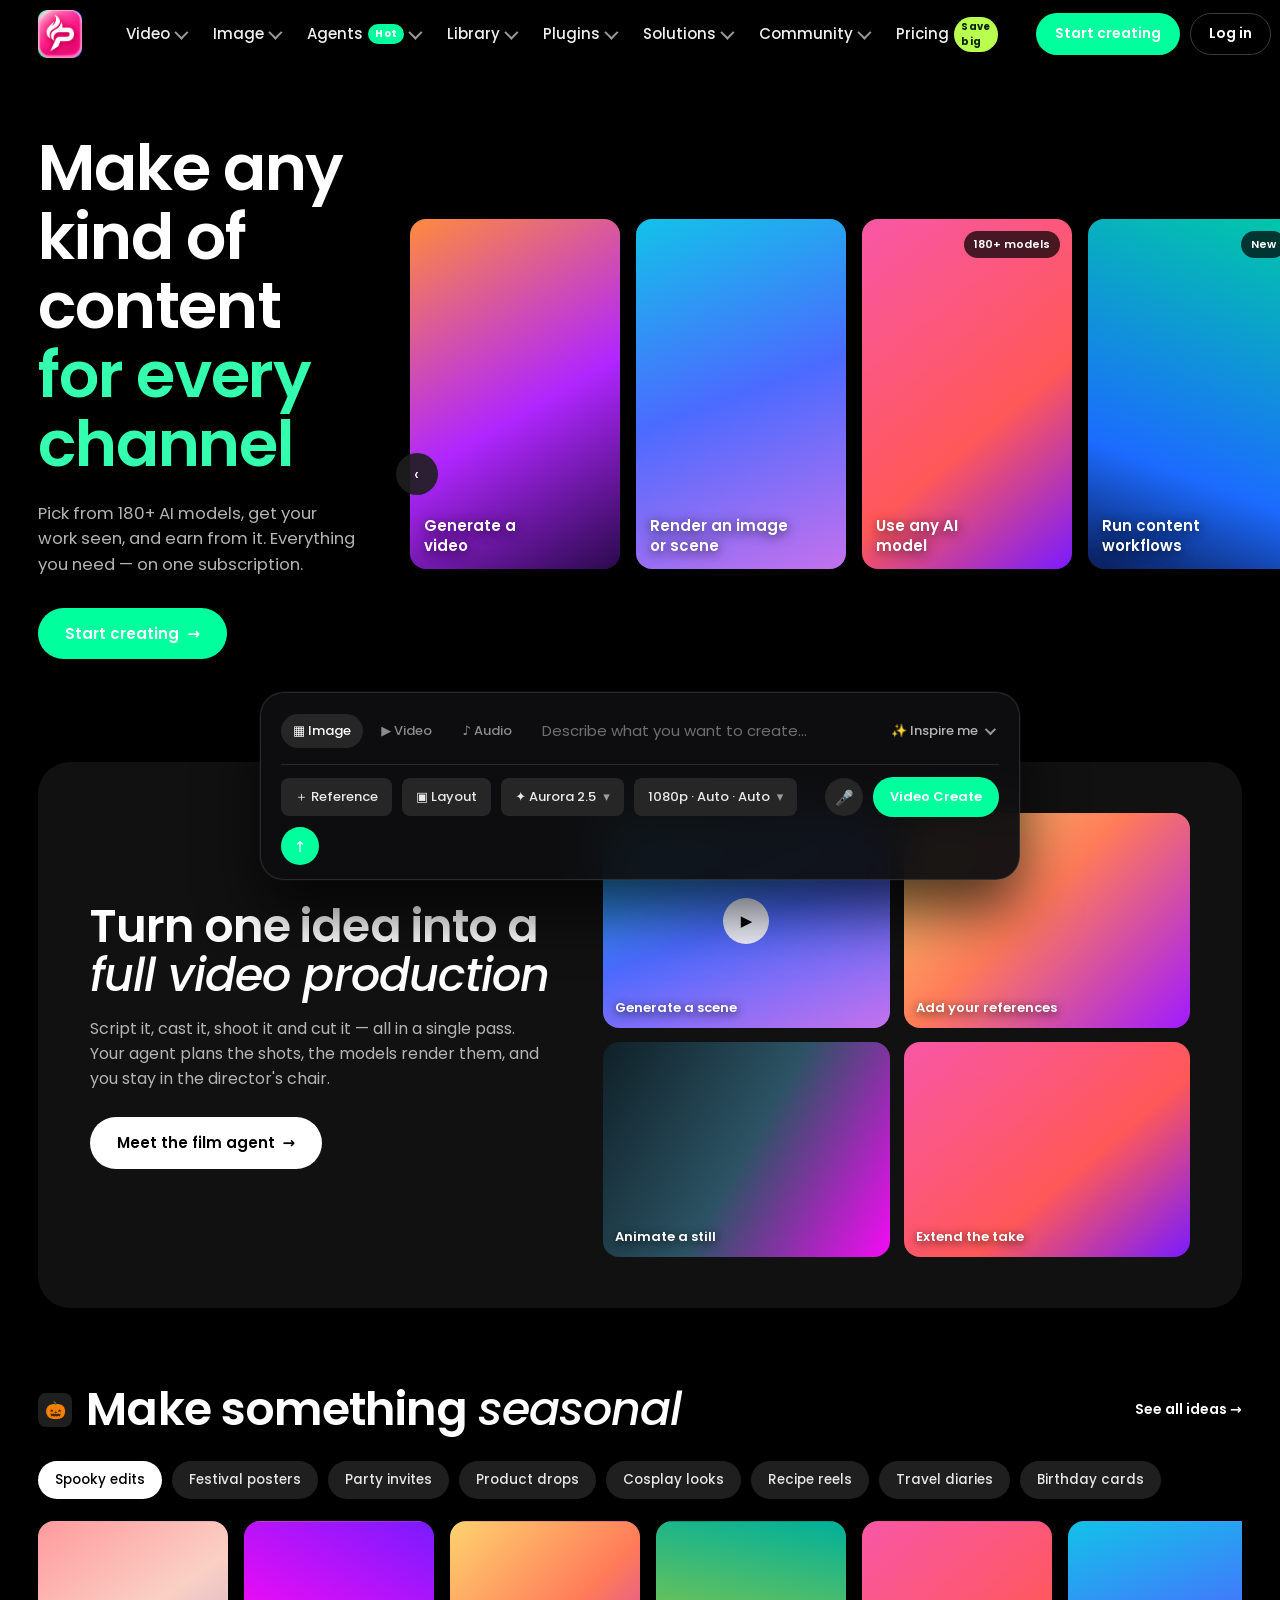
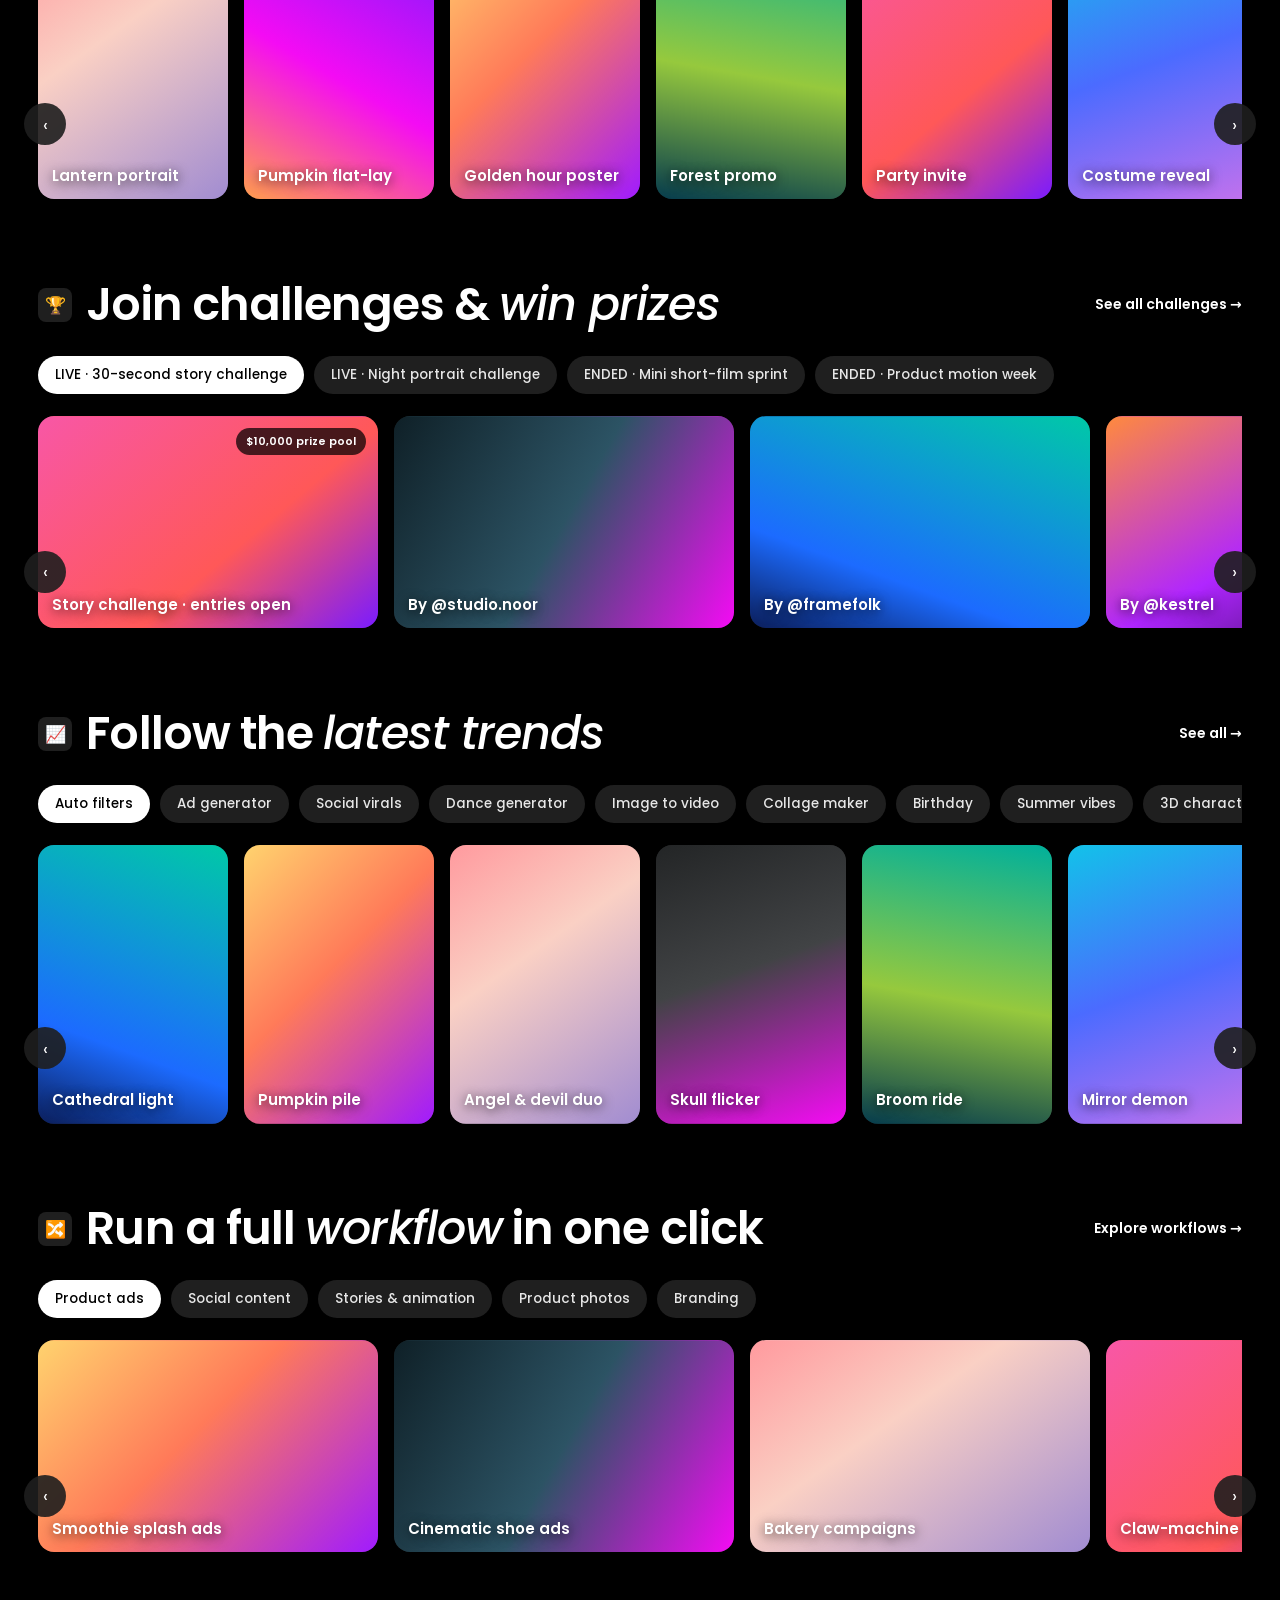
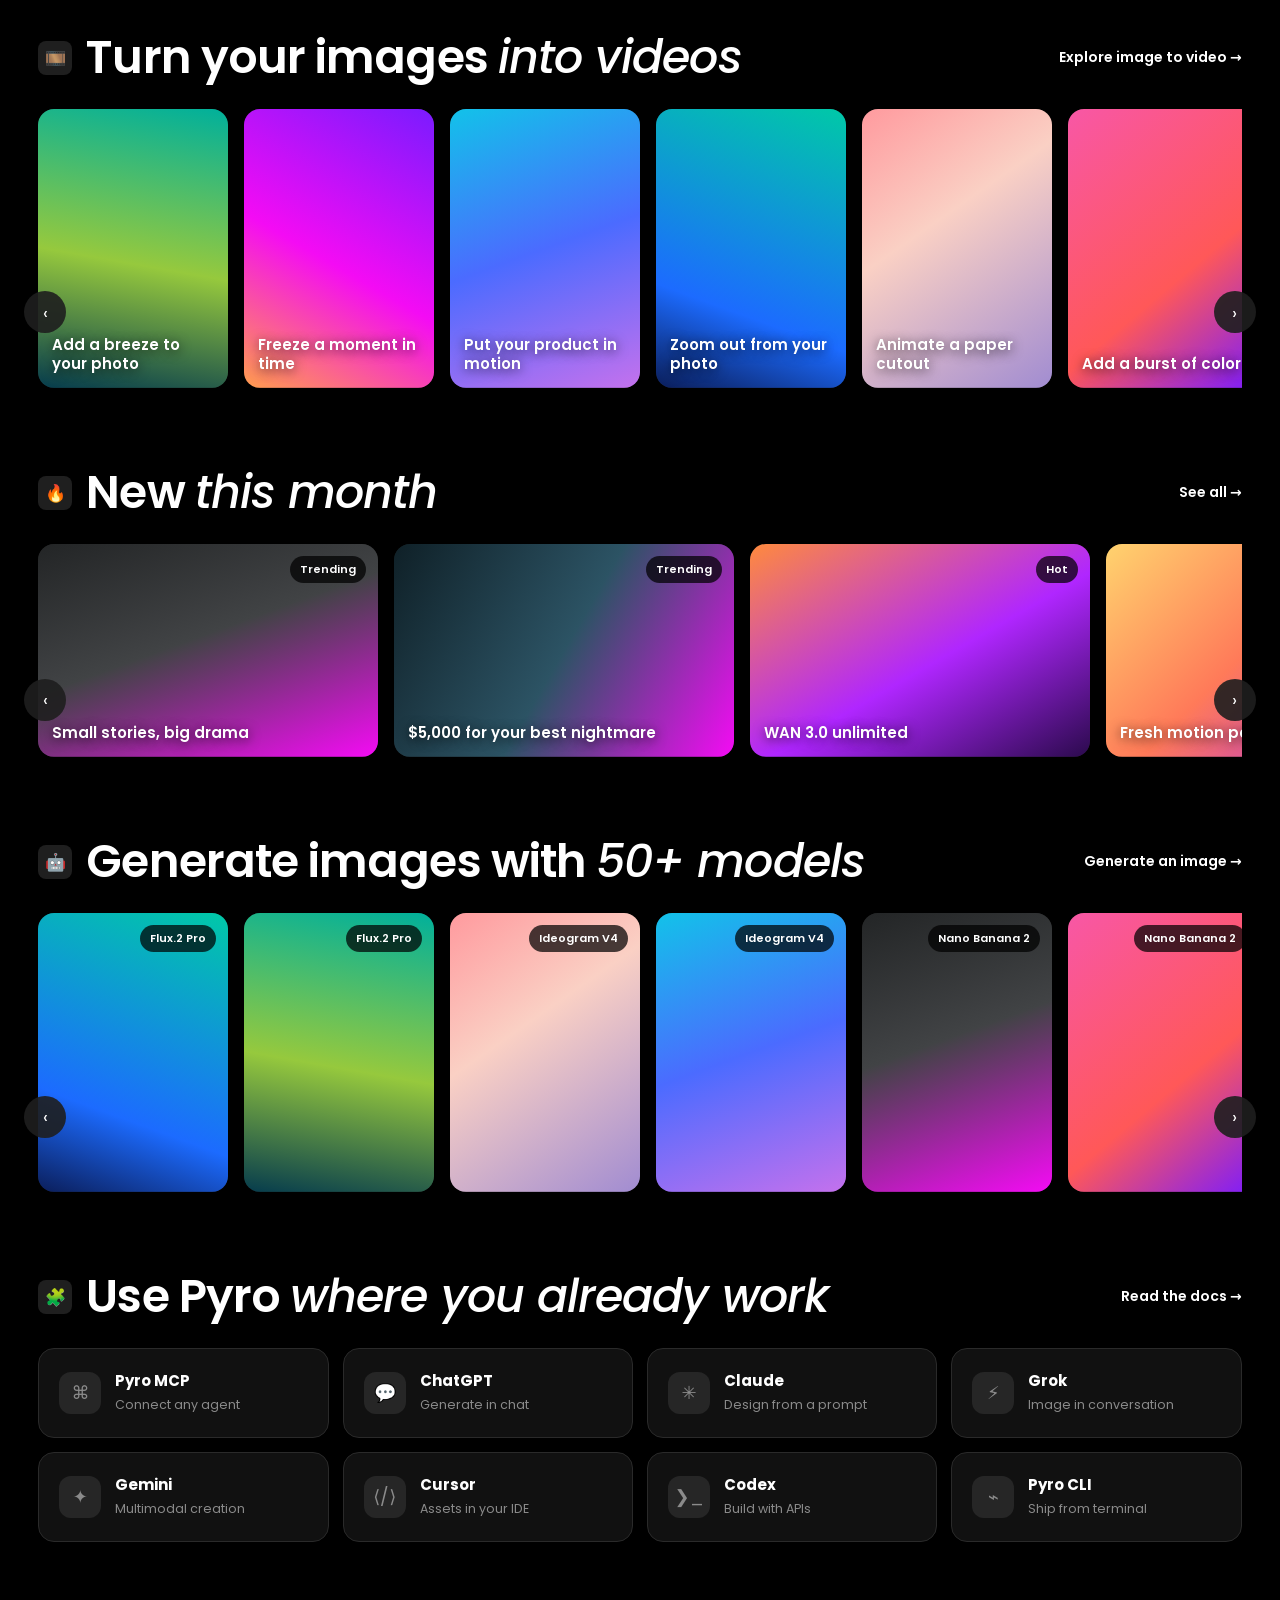
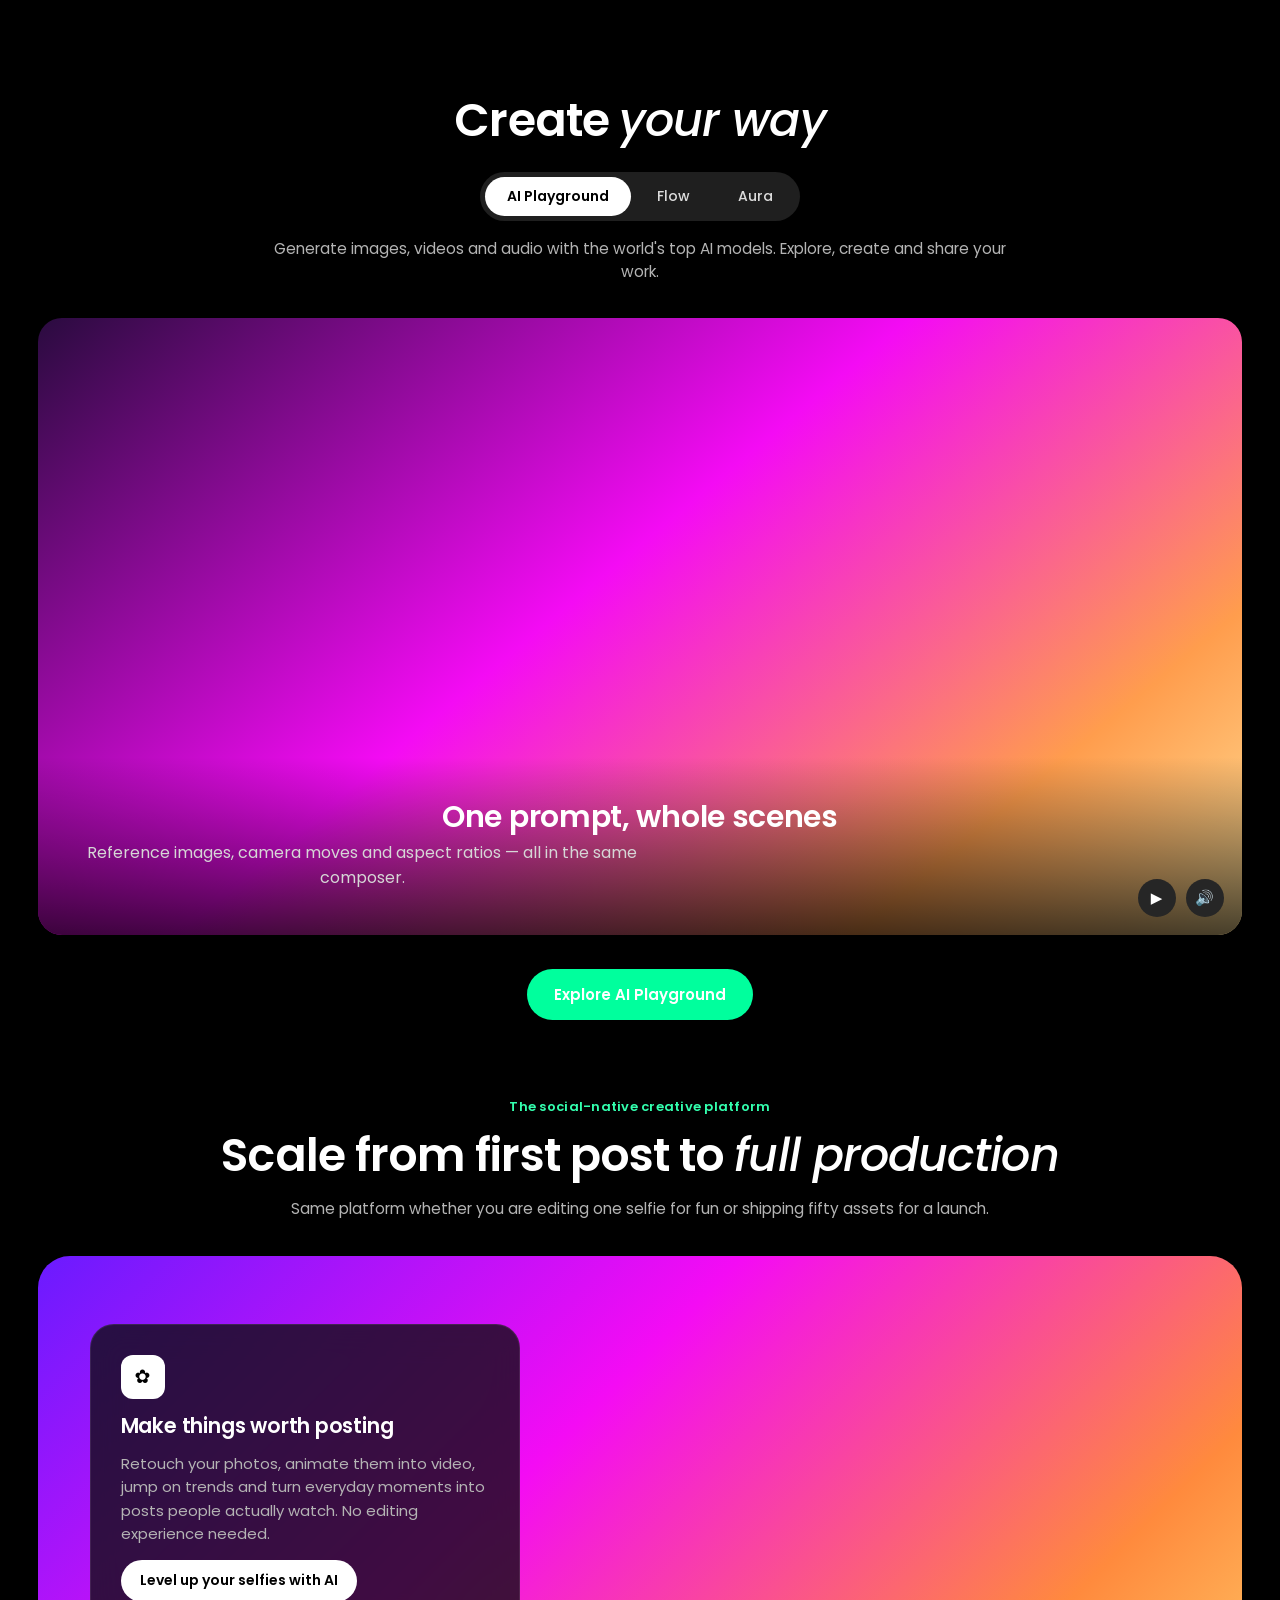
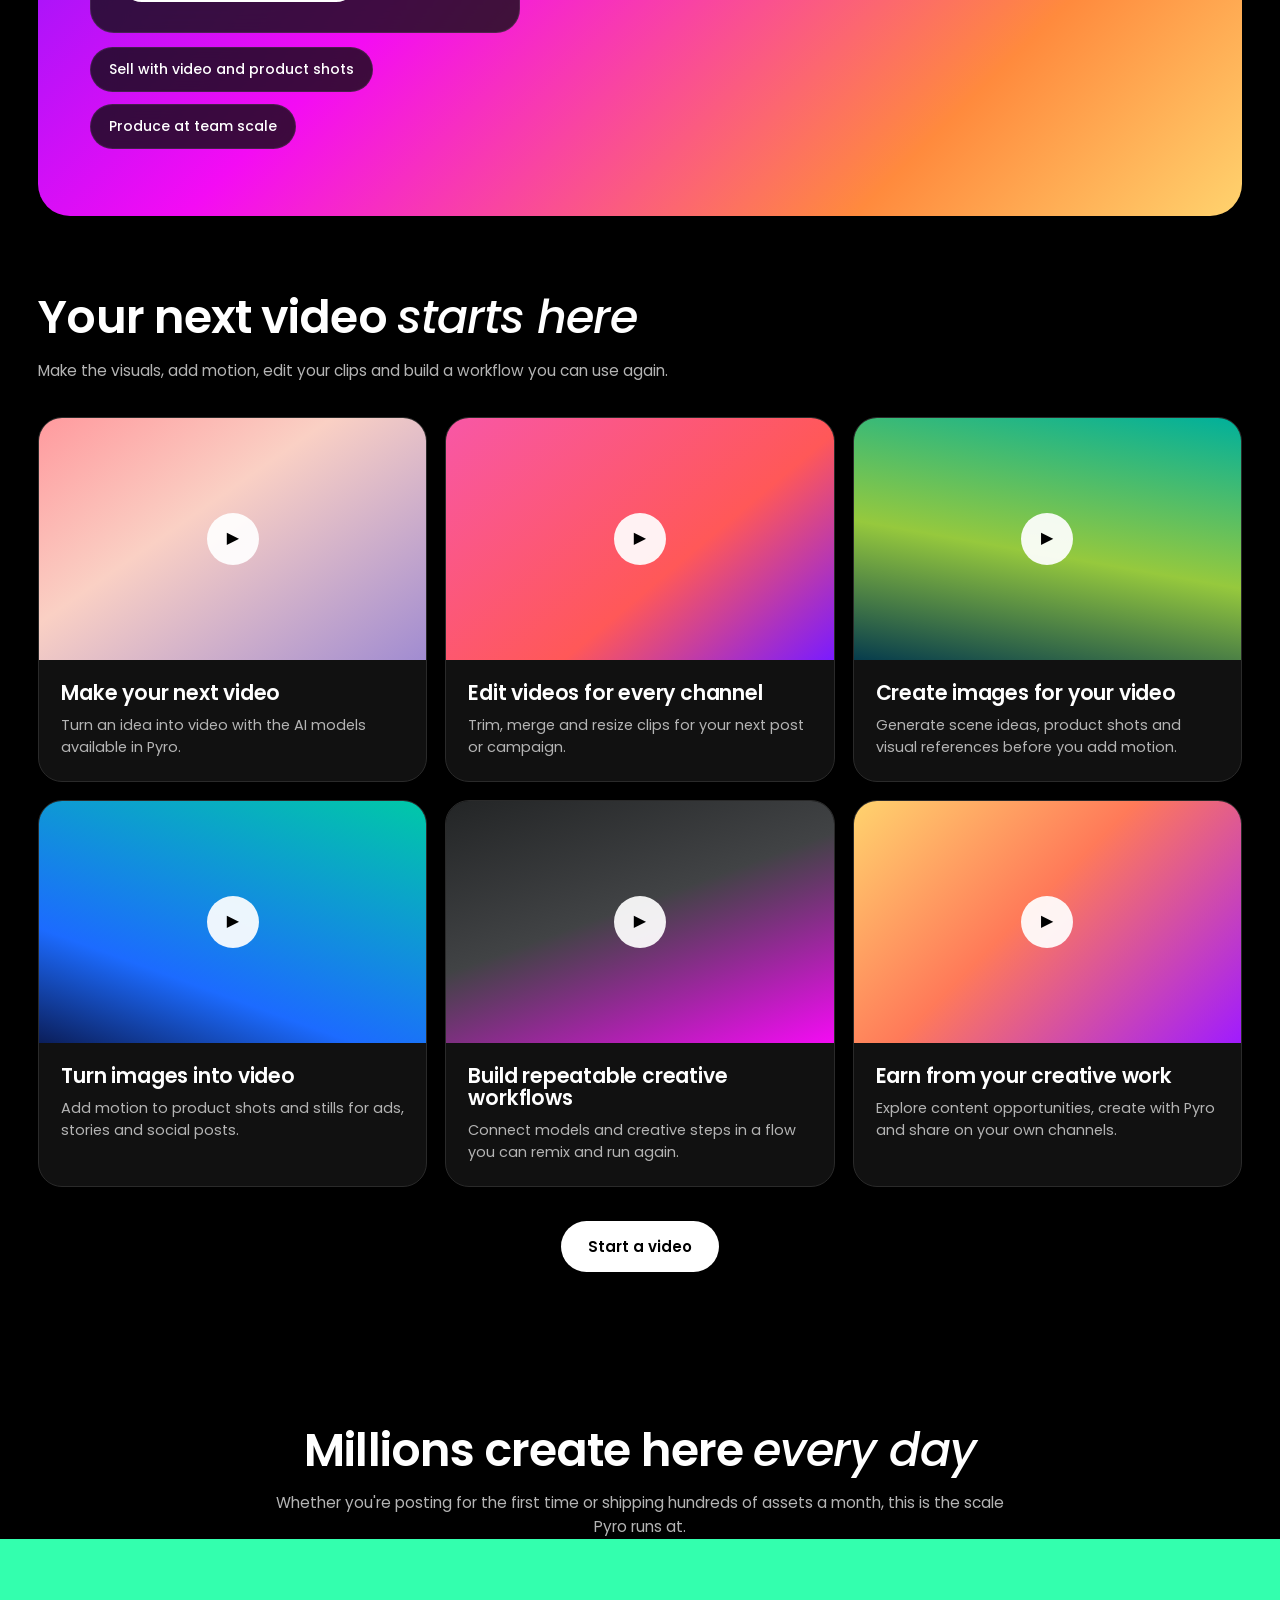
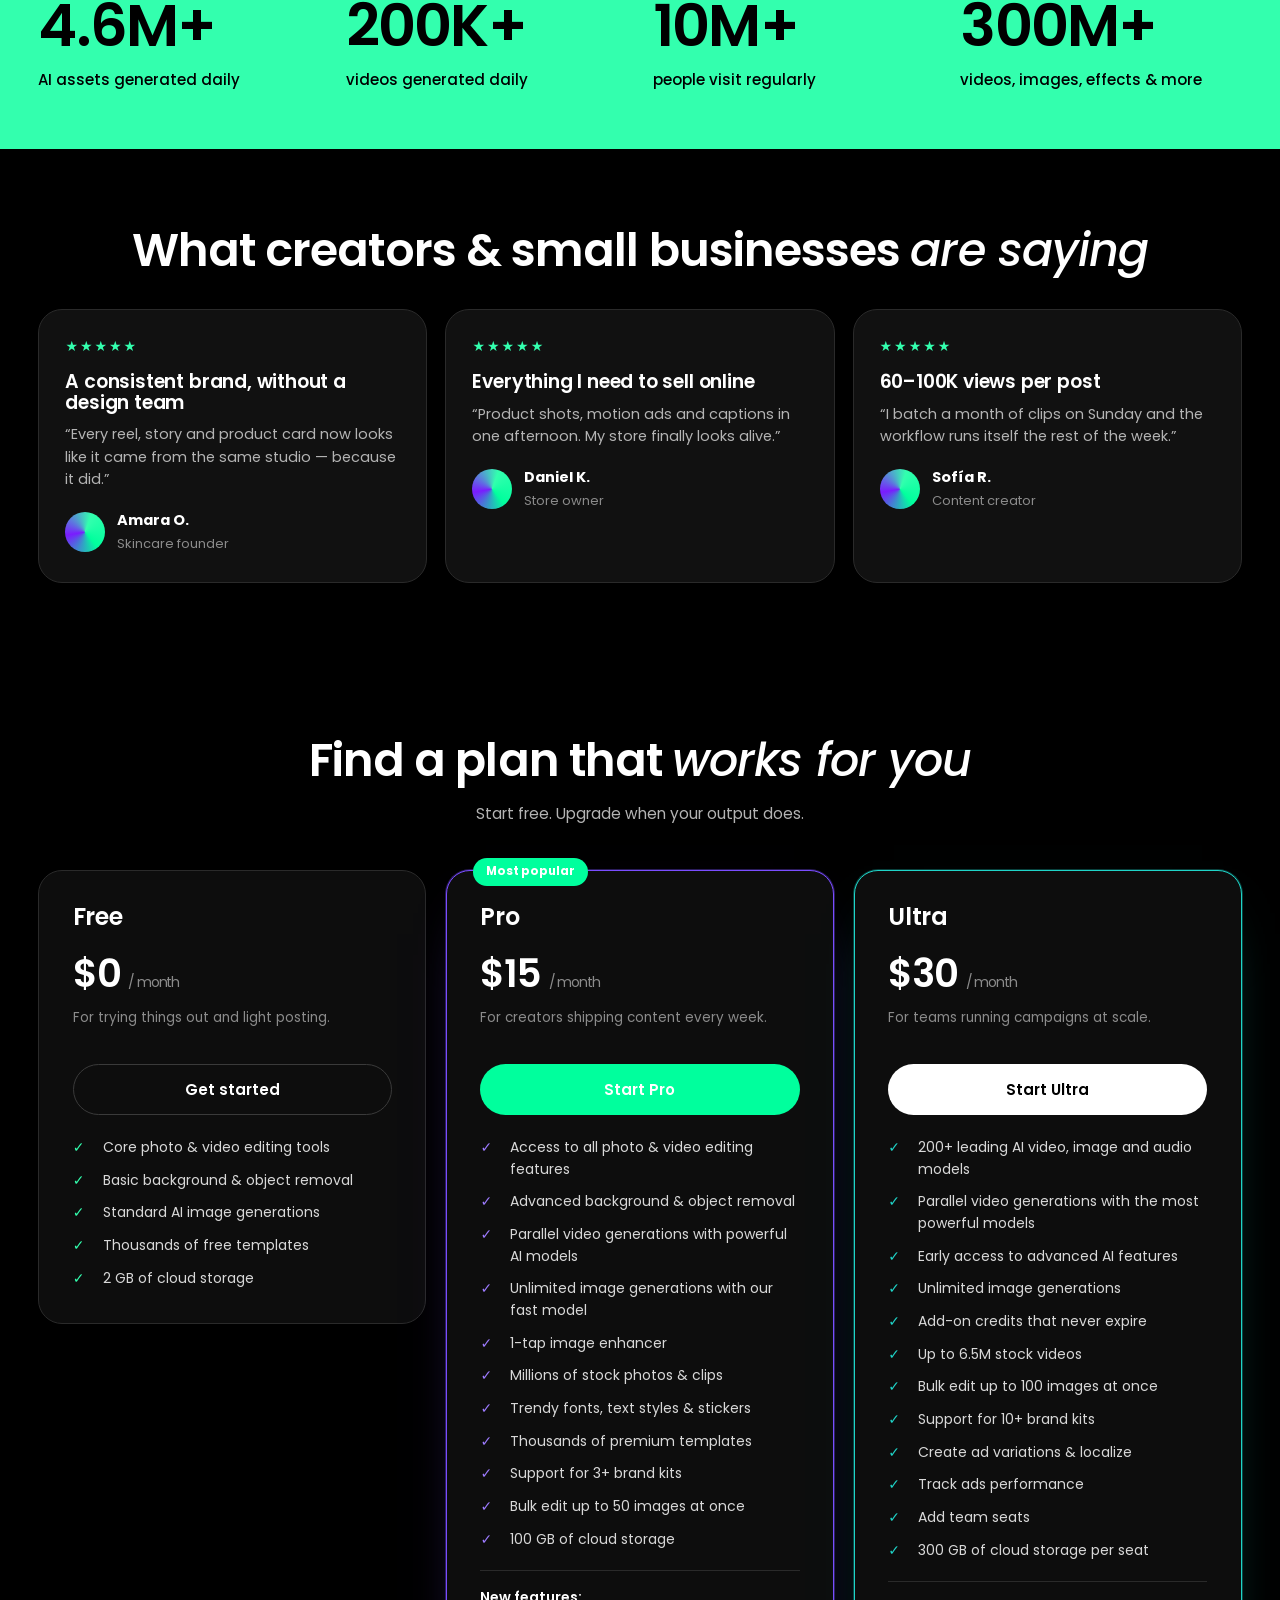
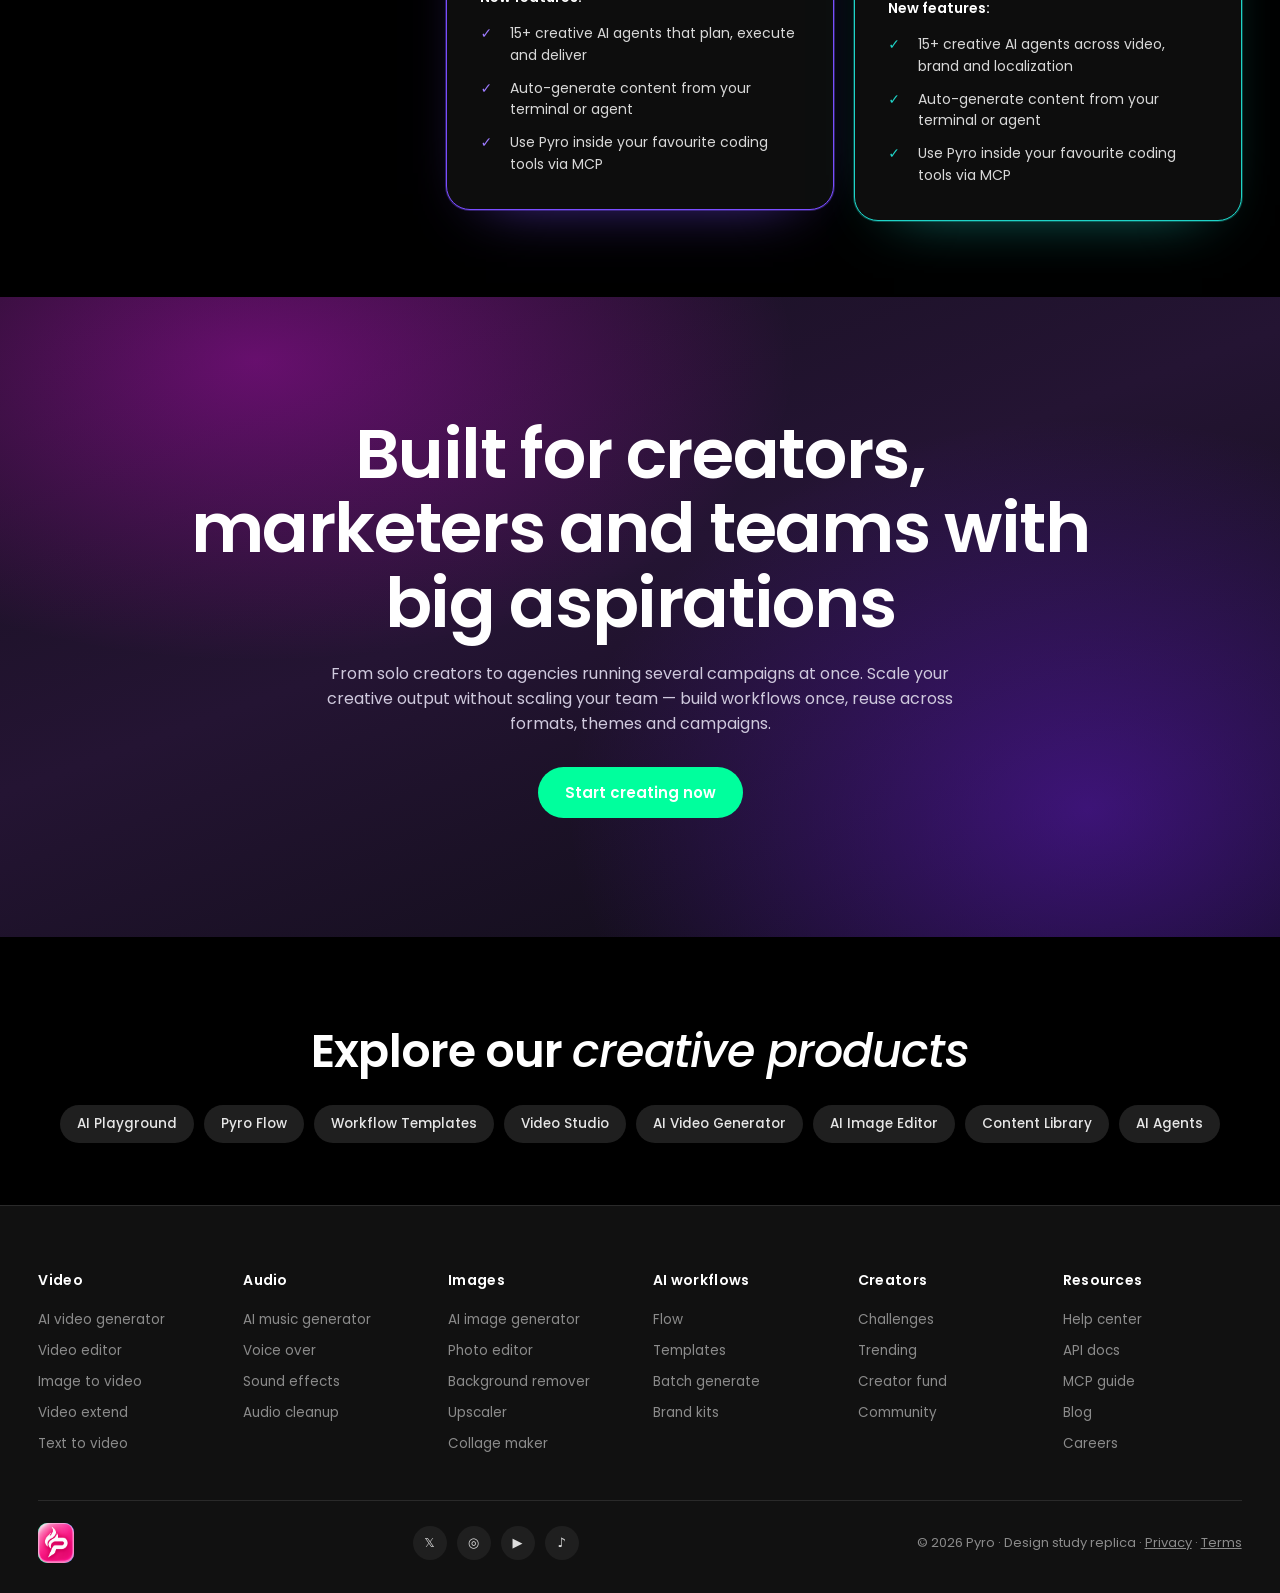
<file: index.html>
<!DOCTYPE html>
<html lang="en">
<head>
<meta charset="UTF-8" />
<meta name="viewport" content="width=device-width, initial-scale=1.0" />
<title>Pyro — AI creative studio for every channel</title>
<meta name="description" content="Design study replica: layout, structure and interaction patterns captured with REA. Original copy and artwork." />
<link rel="preconnect" href="https://fonts.googleapis.com" />
<link rel="preconnect" href="https://fonts.gstatic.com" crossorigin />
<link href="https://fonts.googleapis.com/css2?family=Poppins:ital,wght@0,300;0,400;0,500;0,600;0,700;1,400;1,500;1,600&display=swap" rel="stylesheet" />
<link rel="stylesheet" href="styles.css" />
</head>
<body>

<!-- ============ NAV ============ -->
<header class="nav" id="nav">
  <div class="wrap">
    <a class="logo" href="#" style="font-size:22px;font-weight:700;letter-spacing:-0.03em"><span class="mark" style="width:44px;height:48px;display:inline-block;vertical-align:middle;margin-right:6px;"><img src="logo-pyro-final.png" alt="Pyro" style="width:44px;height:48px;display:block;border-radius:12px;"></span></a>
    <nav class="nav-links" id="navLinks">
      <a href="#video">Video <i class="chev"></i></a>
      <a href="#images">Image <i class="chev"></i></a>
      <a href="#agents">Agents <span class="badge hot">Hot</span> <i class="chev"></i></a>
      <a href="#trends">Library <i class="chev"></i></a>
      <a href="#integrations">Plugins <i class="chev"></i></a>
      <a href="#business">Solutions <i class="chev"></i></a>
      <a href="#community">Community <i class="chev"></i></a>
      <a href="#pricing">Pricing <span class="badge save">Save big</span></a>
    </nav>
    <div class="nav-cta">
      <a class="btn btn-brand btn-sm" href="#">Start creating</a>
      <a class="btn btn-ghost btn-sm" href="#">Log in</a>
      <button class="nav-toggle" id="navToggle" aria-label="Menu"><span></span><span></span><span></span></button>
    </div>
  </div>
</header>

<main>

<!-- ============ HERO ============ -->
<section class="hero">
  <div class="wrap hero-grid">
    <div>
      <h1>Make any kind of content <span class="accent-text">for every channel</span></h1>
      <p class="lede">Pick from 180+ AI models, get your work seen, and earn from it. Everything you need — on one subscription.</p>
      <a class="btn btn-brand" href="#">Start creating <span class="arrow">→</span></a>
    </div>

    <div class="carousel" data-carousel>
      <button class="nav-arrow prev" data-dir="-1" aria-label="Previous">‹</button>
      <button class="nav-arrow next" data-dir="1" aria-label="Next">›</button>
      <div class="rail" data-rail>
        <article class="card"><div class="thumb g1"></div><div class="label">Generate a<br />video</div></article>
        <article class="card"><div class="thumb g2"></div><div class="label">Render an image<br />or scene</div></article>
        <article class="card"><div class="thumb g3"></div><span class="tag">180+ models</span><div class="label">Use any AI<br />model</div></article>
        <article class="card"><div class="thumb g4"></div><span class="tag">New</span><div class="label">Run content<br />workflows</div></article>
        <article class="card"><div class="thumb g5"></div><div class="label">Explore<br />effects</div></article>
        <article class="card"><div class="thumb g6"></div><div class="label">Animate a<br />still photo</div></article>
        <article class="card"><div class="thumb g7"></div><div class="label">Build an<br />agent</div></article>
      </div>
    </div>
  </div>

  <!-- AI prompt bar -->
  <div class="wrap">
    <div class="prompt">
      <div class="prompt-top">
        <div class="prompt-tabs">
          <button class="prompt-tab active">▦ Image</button>
          <button class="prompt-tab">▶ Video</button>
          <button class="prompt-tab">♪ Audio</button>
        </div>
        <input class="prompt-in" id="promptInput" placeholder="Describe what you want to create…" />
        <button class="inspire" id="inspireBtn">✨ Inspire me <i class="chev" style="width:8px;height:8px;border-right:2px solid #999;border-bottom:2px solid #999;transform:rotate(45deg) translateY(-2px);display:inline-block"></i></button>
      </div>
      <div class="prompt-bottom">
        <button class="mini-select">＋ Reference</button>
        <button class="mini-select">▣ Layout</button>
        <button class="mini-select">✦ Aurora 2.5 <span style="opacity:.6">▾</span></button>
        <button class="mini-select">1080p · Auto · Auto <span style="opacity:.6">▾</span></button>
        <span class="spacer"></span>
        <button class="round-btn" aria-label="Mic">🎤</button>
        <button class="btn btn-brand btn-sm" style="border-radius:var(--pill);padding:9px 16px;font-size:13px">Video Create</button>
        <button class="round-btn brand" aria-label="Send">↑</button>
      </div>
    </div>
  </div>
</section>

<!-- ============ SPLIT FEATURE PANEL ============ -->
<section class="section" id="video">
  <div class="wrap">
    <div class="panel">
      <div>
        <h2>Turn one idea into a <em class="accent">full video production</em></h2>
        <p>Script it, cast it, shoot it and cut it — all in a single pass. Your agent plans the shots, the models render them, and you stay in the director's chair.</p>
        <a class="btn btn-white" href="#">Meet the film agent <span class="arrow">→</span></a>
      </div>
      <div class="panel-media">
        <div class="media-tile g2"><span class="play">▶</span><span class="cap">Generate a scene</span></div>
        <div class="media-tile g5"><span class="cap">Add your references</span></div>
        <div class="media-tile g8"><span class="cap">Animate a still</span></div>
        <div class="media-tile g3"><span class="cap">Extend the take</span></div>
      </div>
    </div>
  </div>
</section>

<!-- ============ SEASONAL IDEAS ============ -->
<section class="section" style="padding-top:0">
  <div class="wrap">
    <div class="section-head">
      <div class="title">
        <span class="ico">🎃</span>
        <h2>Make something <em class="accent">seasonal</em></h2>
      </div>
      <a class="more" href="#">See all ideas →</a>
    </div>
    <div class="chips scroll">
      <button class="chip active">Spooky edits</button>
      <button class="chip">Festival posters</button>
      <button class="chip">Party invites</button>
      <button class="chip">Product drops</button>
      <button class="chip">Cosplay looks</button>
      <button class="chip">Recipe reels</button>
      <button class="chip">Travel diaries</button>
      <button class="chip">Birthday cards</button>
    </div>
    <div class="carousel" data-carousel>
      <button class="nav-arrow prev" data-dir="-1" aria-label="Previous">‹</button>
      <button class="nav-arrow next" data-dir="1" aria-label="Next">›</button>
      <div class="rail" data-rail>
        <article class="card tall"><div class="thumb g9"></div><div class="label">Lantern portrait</div></article>
        <article class="card tall"><div class="thumb g6"></div><div class="label">Pumpkin flat-lay</div></article>
        <article class="card tall"><div class="thumb g5"></div><div class="label">Golden hour poster</div></article>
        <article class="card tall"><div class="thumb g10"></div><div class="label">Forest promo</div></article>
        <article class="card tall"><div class="thumb g3"></div><div class="label">Party invite</div></article>
        <article class="card tall"><div class="thumb g2"></div><div class="label">Costume reveal</div></article>
        <article class="card tall"><div class="thumb g7"></div><div class="label">Neon night</div></article>
      </div>
    </div>
  </div>
</section>

<!-- ============ CHALLENGES ============ -->
<section class="section" style="padding-top:0" id="community">
  <div class="wrap">
    <div class="section-head">
      <div class="title">
        <span class="ico">🏆</span>
        <h2>Join challenges &amp; <em class="accent">win prizes</em></h2>
      </div>
      <a class="more" href="#">See all challenges →</a>
    </div>
    <div class="chips scroll">
      <button class="chip active">LIVE · 30-second story challenge</button>
      <button class="chip">LIVE · Night portrait challenge</button>
      <button class="chip">ENDED · Mini short-film sprint</button>
      <button class="chip">ENDED · Product motion week</button>
    </div>
    <div class="carousel" data-carousel>
      <button class="nav-arrow prev" data-dir="-1" aria-label="Previous">‹</button>
      <button class="nav-arrow next" data-dir="1" aria-label="Next">›</button>
      <div class="rail" data-rail>
        <article class="card wide"><div class="thumb g3"></div><span class="tag">$10,000 prize pool</span><div class="label">Story challenge · entries open</div></article>
        <article class="card wide"><div class="thumb g8"></div><div class="label">By @studio.noor</div></article>
        <article class="card wide"><div class="thumb g4"></div><div class="label">By @framefolk</div></article>
        <article class="card wide"><div class="thumb g1"></div><div class="label">By @kestrel</div></article>
        <article class="card wide"><div class="thumb g10"></div><div class="label">By @lumenlab</div></article>
      </div>
    </div>
  </div>
</section>

<!-- ============ TRENDS ============ -->
<section class="section" style="padding-top:0" id="trends">
  <div class="wrap">
    <div class="section-head">
      <div class="title">
        <span class="ico">📈</span>
        <h2>Follow the <em class="accent">latest trends</em></h2>
      </div>
      <a class="more" href="#">See all →</a>
    </div>
    <div class="chips scroll">
      <button class="chip active">Auto filters</button>
      <button class="chip">Ad generator</button>
      <button class="chip">Social virals</button>
      <button class="chip">Dance generator</button>
      <button class="chip">Image to video</button>
      <button class="chip">Collage maker</button>
      <button class="chip">Birthday</button>
      <button class="chip">Summer vibes</button>
      <button class="chip">3D characters</button>
      <button class="chip">Transitions</button>
    </div>
    <div class="carousel" data-carousel>
      <button class="nav-arrow prev" data-dir="-1" aria-label="Previous">‹</button>
      <button class="nav-arrow next" data-dir="1" aria-label="Next">›</button>
      <div class="rail" data-rail>
        <article class="card tall"><div class="thumb g4"></div><div class="label">Cathedral light</div></article>
        <article class="card tall"><div class="thumb g5"></div><div class="label">Pumpkin pile</div></article>
        <article class="card tall"><div class="thumb g9"></div><div class="label">Angel &amp; devil duo</div></article>
        <article class="card tall"><div class="thumb g7"></div><div class="label">Skull flicker</div></article>
        <article class="card tall"><div class="thumb g10"></div><div class="label">Broom ride</div></article>
        <article class="card tall"><div class="thumb g2"></div><div class="label">Mirror demon</div></article>
        <article class="card tall"><div class="thumb g6"></div><div class="label">Hallow glow</div></article>
      </div>
    </div>
  </div>
</section>

<!-- ============ WORKFLOWS ============ -->
<section class="section" style="padding-top:0" id="business">
  <div class="wrap">
    <div class="section-head">
      <div class="title">
        <span class="ico">🔀</span>
        <h2>Run a full <em class="accent">workflow</em> in one click</h2>
      </div>
      <a class="more" href="#">Explore workflows →</a>
    </div>
    <div class="chips">
      <button class="chip active">Product ads</button>
      <button class="chip">Social content</button>
      <button class="chip">Stories &amp; animation</button>
      <button class="chip">Product photos</button>
      <button class="chip">Branding</button>
    </div>
    <div class="carousel" data-carousel>
      <button class="nav-arrow prev" data-dir="-1" aria-label="Previous">‹</button>
      <button class="nav-arrow next" data-dir="1" aria-label="Next">›</button>
      <div class="rail" data-rail>
        <article class="card wide"><div class="thumb g5"></div><div class="label">Smoothie splash ads</div></article>
        <article class="card wide"><div class="thumb g8"></div><div class="label">Cinematic shoe ads</div></article>
        <article class="card wide"><div class="thumb g9"></div><div class="label">Bakery campaigns</div></article>
        <article class="card wide"><div class="thumb g3"></div><div class="label">Claw-machine reveals</div></article>
        <article class="card wide"><div class="thumb g4"></div><div class="label">360° product spins</div></article>
      </div>
    </div>
  </div>
</section>

<!-- ============ IMAGE TO VIDEO ============ -->
<section class="section" style="padding-top:0">
  <div class="wrap">
    <div class="section-head">
      <div class="title">
        <span class="ico">🎞️</span>
        <h2>Turn your images <em class="accent">into videos</em></h2>
      </div>
      <a class="more" href="#">Explore image to video →</a>
    </div>
    <div class="carousel" data-carousel>
      <button class="nav-arrow prev" data-dir="-1" aria-label="Previous">‹</button>
      <button class="nav-arrow next" data-dir="1" aria-label="Next">›</button>
      <div class="rail" data-rail>
        <article class="card tall"><div class="thumb g10"></div><div class="label">Add a breeze to your photo</div></article>
        <article class="card tall"><div class="thumb g6"></div><div class="label">Freeze a moment in time</div></article>
        <article class="card tall"><div class="thumb g2"></div><div class="label">Put your product in motion</div></article>
        <article class="card tall"><div class="thumb g4"></div><div class="label">Zoom out from your photo</div></article>
        <article class="card tall"><div class="thumb g9"></div><div class="label">Animate a paper cutout</div></article>
        <article class="card tall"><div class="thumb g3"></div><div class="label">Add a burst of color</div></article>
        <article class="card tall"><div class="thumb g7"></div><div class="label">Make products float</div></article>
      </div>
    </div>
  </div>
</section>

<!-- ============ NEW THIS MONTH ============ -->
<section class="section" style="padding-top:0">
  <div class="wrap">
    <div class="section-head">
      <div class="title">
        <span class="ico">🔥</span>
        <h2>New <em class="accent">this month</em></h2>
      </div>
      <a class="more" href="#">See all →</a>
    </div>
    <div class="carousel" data-carousel>
      <button class="nav-arrow prev" data-dir="-1" aria-label="Previous">‹</button>
      <button class="nav-arrow next" data-dir="1" aria-label="Next">›</button>
      <div class="rail" data-rail>
        <article class="card wide"><div class="thumb g7"></div><span class="tag">Trending</span><div class="label">Small stories, big drama</div></article>
        <article class="card wide"><div class="thumb g8"></div><span class="tag">Trending</span><div class="label">$5,000 for your best nightmare</div></article>
        <article class="card wide"><div class="thumb g1"></div><span class="tag">Hot</span><div class="label">WAN 3.0 unlimited</div></article>
        <article class="card wide"><div class="thumb g5"></div><div class="label">Fresh motion pack</div></article>
      </div>
    </div>
  </div>
</section>

<!-- ============ MODELS ============ -->
<section class="section" style="padding-top:0" id="agents">
  <div class="wrap">
    <div class="section-head">
      <div class="title">
        <span class="ico">🤖</span>
        <h2>Generate images with <em class="accent">50+ models</em></h2>
      </div>
      <a class="more" href="#">Generate an image →</a>
    </div>
    <div class="carousel" data-carousel>
      <button class="nav-arrow prev" data-dir="-1" aria-label="Previous">‹</button>
      <button class="nav-arrow next" data-dir="1" aria-label="Next">›</button>
      <div class="rail" data-rail>
        <article class="card tall"><div class="thumb g4"></div><span class="tag">Flux.2 Pro</span></article>
        <article class="card tall"><div class="thumb g10"></div><span class="tag">Flux.2 Pro</span></article>
        <article class="card tall"><div class="thumb g9"></div><span class="tag">Ideogram V4</span></article>
        <article class="card tall"><div class="thumb g2"></div><span class="tag">Ideogram V4</span></article>
        <article class="card tall"><div class="thumb g7"></div><span class="tag">Nano Banana 2</span></article>
        <article class="card tall"><div class="thumb g3"></div><span class="tag">Nano Banana 2</span></article>
        <article class="card tall"><div class="thumb g5"></div><span class="tag">Seedream 4</span></article>
      </div>
    </div>
  </div>
</section>

<!-- ============ INTEGRATIONS ============ -->
<section class="section" style="padding-top:0" id="integrations">
  <div class="wrap">
    <div class="section-head">
      <div class="title">
        <span class="ico">🧩</span>
        <h2>Use Pyro <em class="accent">where you already work</em></h2>
      </div>
      <a class="more" href="#">Read the docs →</a>
    </div>
    <div class="integrations">
      <div class="integration"><span class="glyph">⌘</span><div><b>Pyro MCP</b><span>Connect any agent</span></div></div>
      <div class="integration"><span class="glyph">💬</span><div><b>ChatGPT</b><span>Generate in chat</span></div></div>
      <div class="integration"><span class="glyph">✳</span><div><b>Claude</b><span>Design from a prompt</span></div></div>
      <div class="integration"><span class="glyph">⚡</span><div><b>Grok</b><span>Image in conversation</span></div></div>
      <div class="integration"><span class="glyph">✦</span><div><b>Gemini</b><span>Multimodal creation</span></div></div>
      <div class="integration"><span class="glyph">⟨/⟩</span><div><b>Cursor</b><span>Assets in your IDE</span></div></div>
      <div class="integration"><span class="glyph">❯_</span><div><b>Codex</b><span>Build with APIs</span></div></div>
      <div class="integration"><span class="glyph">⌁</span><div><b>Pyro CLI</b><span>Ship from terminal</span></div></div>
    </div>
  </div>
</section>

<!-- ============ CENTERED TABS / SHOWCASE ============ -->
<section class="section" id="images">
  <div class="wrap center">
    <h2>Create <em class="accent">your way</em></h2>
    <div class="segmented" id="showcaseTabs">
      <button class="seg-btn active" data-copy="Generate images, videos and audio with the world's top AI models. Explore, create and share your work.">AI Playground</button>
      <button class="seg-btn" data-copy="Chain models and steps into a reusable pipeline. Run the whole thing with a single click.">Flow</button>
      <button class="seg-btn" data-copy="A living brand system that keeps every asset on-tone, on-palette and ready to publish.">Aura</button>
    </div>
    <p class="section-sub" id="showcaseCopy">Generate images, videos and audio with the world's top AI models. Explore, create and share your work.</p>

    <div class="showcase">
      <div class="overlay-copy">
        <h3>One prompt, whole scenes</h3>
        <p>Reference images, camera moves and aspect ratios — all in the same composer.</p>
      </div>
      <div class="ctrls">
        <button class="round-btn">▶</button>
        <button class="round-btn">🔊</button>
      </div>
    </div>

    <div class="center-cta"><a class="btn btn-brand" href="#">Explore AI Playground</a></div>
  </div>
</section>

<!-- ============ GLASS OVERLAY PANEL ============ -->
<section class="section" style="padding-top:0">
  <div class="wrap center">
    <div class="eyebrow">The social-native creative platform</div>
    <h2>Scale from first post to <em class="accent">full production</em></h2>
    <p class="section-sub">Same platform whether you are editing one selfie for fun or shipping fifty assets for a launch.</p>

    <div class="glass-wrap">
      <div style="text-align:left">
        <div class="glass-card">
          <div class="ico-badge">✿</div>
          <h3>Make things worth posting</h3>
          <p>Retouch your photos, animate them into video, jump on trends and turn everyday moments into posts people actually watch. No editing experience needed.</p>
          <a class="btn btn-white btn-sm" href="#">Level up your selfies with AI</a>
        </div>
        <div class="glass-stack">
          <button class="glass-pill">Sell with video and product shots</button>
          <button class="glass-pill">Produce at team scale</button>
        </div>
      </div>
    </div>
  </div>
</section>

<!-- ============ FEATURE GRID ============ -->
<section class="section" style="padding-top:0">
  <div class="wrap">
    <h2>Your next video <em class="accent">starts here</em></h2>
    <p class="section-sub" style="margin-left:0">Make the visuals, add motion, edit your clips and build a workflow you can use again.</p>
    <div class="grid-3" style="margin-top:34px">
      <article class="feature-card">
        <div class="art g9"><span class="play">▶</span></div>
        <div class="body"><h3>Make your next video</h3><p>Turn an idea into video with the AI models available in Pyro.</p></div>
      </article>
      <article class="feature-card">
        <div class="art g3"><span class="play">▶</span></div>
        <div class="body"><h3>Edit videos for every channel</h3><p>Trim, merge and resize clips for your next post or campaign.</p></div>
      </article>
      <article class="feature-card">
        <div class="art g10"><span class="play">▶</span></div>
        <div class="body"><h3>Create images for your video</h3><p>Generate scene ideas, product shots and visual references before you add motion.</p></div>
      </article>
      <article class="feature-card">
        <div class="art g4"><span class="play">▶</span></div>
        <div class="body"><h3>Turn images into video</h3><p>Add motion to product shots and stills for ads, stories and social posts.</p></div>
      </article>
      <article class="feature-card">
        <div class="art g7"><span class="play">▶</span></div>
        <div class="body"><h3>Build repeatable creative workflows</h3><p>Connect models and creative steps in a flow you can remix and run again.</p></div>
      </article>
      <article class="feature-card">
        <div class="art g5"><span class="play">▶</span></div>
        <div class="body"><h3>Earn from your creative work</h3><p>Explore content opportunities, create with Pyro and share on your own channels.</p></div>
      </article>
    </div>
    <div class="center-cta"><a class="btn btn-white" href="#">Start a video</a></div>
  </div>
</section>

<!-- ============ STATS ============ -->
<section class="section" style="padding-bottom:0">
  <div class="wrap center">
    <h2>Millions create here <em class="accent">every day</em></h2>
    <p class="section-sub">Whether you're posting for the first time or shipping hundreds of assets a month, this is the scale Pyro runs at.</p>
  </div>
</section>
<div class="stats">
  <div class="wrap">
    <div class="stat"><b>4.6M+</b><span>AI assets generated daily</span></div>
    <div class="stat"><b>200K+</b><span>videos generated daily</span></div>
    <div class="stat"><b>10M+</b><span>people visit regularly</span></div>
    <div class="stat"><b>300M+</b><span>videos, images, effects &amp; more</span></div>
  </div>
</div>

<!-- ============ TESTIMONIALS ============ -->
<section class="section">
  <div class="wrap">
    <div class="center">
      <h2>What creators &amp; small businesses <em class="accent">are saying</em></h2>
    </div>
    <div class="grid-3" style="margin-top:34px">
      <article class="quote">
        <div class="stars">★★★★★</div>
        <h3>A consistent brand, without a design team</h3>
        <p>“Every reel, story and product card now looks like it came from the same studio — because it did.”</p>
        <div class="who"><span class="av"></span><div><b>Amara O.</b><span>Skincare founder</span></div></div>
      </article>
      <article class="quote">
        <div class="stars">★★★★★</div>
        <h3>Everything I need to sell online</h3>
        <p>“Product shots, motion ads and captions in one afternoon. My store finally looks alive.”</p>
        <div class="who"><span class="av"></span><div><b>Daniel K.</b><span>Store owner</span></div></div>
      </article>
      <article class="quote">
        <div class="stars">★★★★★</div>
        <h3>60–100K views per post</h3>
        <p>“I batch a month of clips on Sunday and the workflow runs itself the rest of the week.”</p>
        <div class="who"><span class="av"></span><div><b>Sofía R.</b><span>Content creator</span></div></div>
      </article>
    </div>
  </div>
</section>

<!-- ============ PRICING ============ -->
<section class="section" id="pricing">
  <div class="wrap">
    <div class="center">
      <h2>Find a plan that <em class="accent">works for you</em></h2>
      <p class="section-sub">Start free. Upgrade when your output does.</p>
    </div>

    <div class="plans" style="margin-top:44px">
      <!-- Free -->
      <article class="plan">
        <h3>Free</h3>
        <div class="price">$0 <small>/ month</small></div>
        <div class="note">For trying things out and light posting.</div>
        <a class="btn btn-ghost" href="#">Get started</a>
        <ul>
          <li><span class="ck">✓</span> Core photo &amp; video editing tools</li>
          <li><span class="ck">✓</span> Basic background &amp; object removal</li>
          <li><span class="ck">✓</span> Standard AI image generations</li>
          <li><span class="ck">✓</span> Thousands of free templates</li>
          <li><span class="ck">✓</span> 2 GB of cloud storage</li>
        </ul>
      </article>

      <!-- Pro -->
      <article class="plan pro">
        <span class="flag">Most popular</span>
        <h3>Pro</h3>
        <div class="price">$15 <small>/ month</small></div>
        <div class="note">For creators shipping content every week.</div>
        <a class="btn btn-brand" href="#">Start Pro</a>
        <ul>
          <li><span class="ck">✓</span> Access to all photo &amp; video editing features</li>
          <li><span class="ck">✓</span> Advanced background &amp; object removal</li>
          <li><span class="ck">✓</span> Parallel video generations with powerful AI models</li>
          <li><span class="ck">✓</span> Unlimited image generations with our fast model</li>
          <li><span class="ck">✓</span> 1-tap image enhancer</li>
          <li><span class="ck">✓</span> Millions of stock photos &amp; clips</li>
          <li><span class="ck">✓</span> Trendy fonts, text styles &amp; stickers</li>
          <li><span class="ck">✓</span> Thousands of premium templates</li>
          <li><span class="ck">✓</span> Support for 3+ brand kits</li>
          <li><span class="ck">✓</span> Bulk edit up to 50 images at once</li>
          <li><span class="ck">✓</span> 100 GB of cloud storage</li>
        </ul>
        <div class="divider"></div>
        <div class="subhead">New features:</div>
        <ul>
          <li><span class="ck">✓</span> 15+ creative AI agents that plan, execute and deliver</li>
          <li><span class="ck">✓</span> Auto-generate content from your terminal or agent</li>
          <li><span class="ck">✓</span> Use Pyro inside your favourite coding tools via MCP</li>
        </ul>
      </article>

      <!-- Ultra -->
      <article class="plan ultra">
        <h3>Ultra</h3>
        <div class="price">$30 <small>/ month</small></div>
        <div class="note">For teams running campaigns at scale.</div>
        <a class="btn btn-white" href="#">Start Ultra</a>
        <ul>
          <li><span class="ck">✓</span> 200+ leading AI video, image and audio models</li>
          <li><span class="ck">✓</span> Parallel video generations with the most powerful models</li>
          <li><span class="ck">✓</span> Early access to advanced AI features</li>
          <li><span class="ck">✓</span> Unlimited image generations</li>
          <li><span class="ck">✓</span> Add-on credits that never expire</li>
          <li><span class="ck">✓</span> Up to 6.5M stock videos</li>
          <li><span class="ck">✓</span> Bulk edit up to 100 images at once</li>
          <li><span class="ck">✓</span> Support for 10+ brand kits</li>
          <li><span class="ck">✓</span> Create ad variations &amp; localize</li>
          <li><span class="ck">✓</span> Track ads performance</li>
          <li><span class="ck">✓</span> Add team seats</li>
          <li><span class="ck">✓</span> 300 GB of cloud storage per seat</li>
        </ul>
        <div class="divider"></div>
        <div class="subhead">New features:</div>
        <ul>
          <li><span class="ck">✓</span> 15+ creative AI agents across video, brand and localization</li>
          <li><span class="ck">✓</span> Auto-generate content from your terminal or agent</li>
          <li><span class="ck">✓</span> Use Pyro inside your favourite coding tools via MCP</li>
        </ul>
      </article>
    </div>
  </div>
</section>

<!-- ============ FULL BLEED CTA ============ -->
<section class="bleed">
  <div>
    <h2>Built for creators, marketers and teams with big aspirations</h2>
    <p>From solo creators to agencies running several campaigns at once. Scale your creative output without scaling your team — build workflows once, reuse across formats, themes and campaigns.</p>
    <a class="btn btn-brand" href="#">Start creating now</a>
  </div>
</section>

<!-- ============ PRODUCTS ============ -->
<section class="products">
  <div class="wrap">
    <h2>Explore our <em class="accent">creative products</em></h2>
    <div class="chips">
      <button class="chip">AI Playground</button>
      <button class="chip">Pyro Flow</button>
      <button class="chip">Workflow Templates</button>
      <button class="chip">Video Studio</button>
      <button class="chip">AI Video Generator</button>
      <button class="chip">AI Image Editor</button>
      <button class="chip">Content Library</button>
      <button class="chip">AI Agents</button>
    </div>
  </div>
</section>

</main>

<!-- ============ FOOTER ============ -->
<footer class="footer">
  <div class="wrap">
    <div class="footer-cols">
      <div>
        <h4>Video</h4>
        <a href="#">AI video generator</a><a href="#">Video editor</a><a href="#">Image to video</a><a href="#">Video extend</a><a href="#">Text to video</a>
      </div>
      <div>
        <h4>Audio</h4>
        <a href="#">AI music generator</a><a href="#">Voice over</a><a href="#">Sound effects</a><a href="#">Audio cleanup</a>
      </div>
      <div>
        <h4>Images</h4>
        <a href="#">AI image generator</a><a href="#">Photo editor</a><a href="#">Background remover</a><a href="#">Upscaler</a><a href="#">Collage maker</a>
      </div>
      <div>
        <h4>AI workflows</h4>
        <a href="#">Flow</a><a href="#">Templates</a><a href="#">Batch generate</a><a href="#">Brand kits</a>
      </div>
      <div>
        <h4>Creators</h4>
        <a href="#">Challenges</a><a href="#">Trending</a><a href="#">Creator fund</a><a href="#">Community</a>
      </div>
      <div>
        <h4>Resources</h4>
        <a href="#">Help center</a><a href="#">API docs</a><a href="#">MCP guide</a><a href="#">Blog</a><a href="#">Careers</a>
      </div>
    </div>

    <div class="footer-bottom">
      <a class="logo" href="#" style="font-size:20px"><span class="mark" style="width:36px;height:40px;display:inline-block;vertical-align:middle;"><img src="logo-pyro-final.png" alt="Pyro" style="width:36px;height:40px;display:block;border-radius:10px;"></span></a>
      <div class="socials">
        <a href="#" aria-label="X">𝕏</a>
        <a href="#" aria-label="Instagram">◎</a>
        <a href="#" aria-label="YouTube">▶</a>
        <a href="#" aria-label="TikTok">♪</a>
      </div>
      <div>© 2026 Pyro · Design study replica · <a href="#" style="text-decoration:underline">Privacy</a> · <a href="#" style="text-decoration:underline">Terms</a></div>
    </div>
  </div>
</footer>

<script src="app.js"></script>
</body>
</html>
</file>
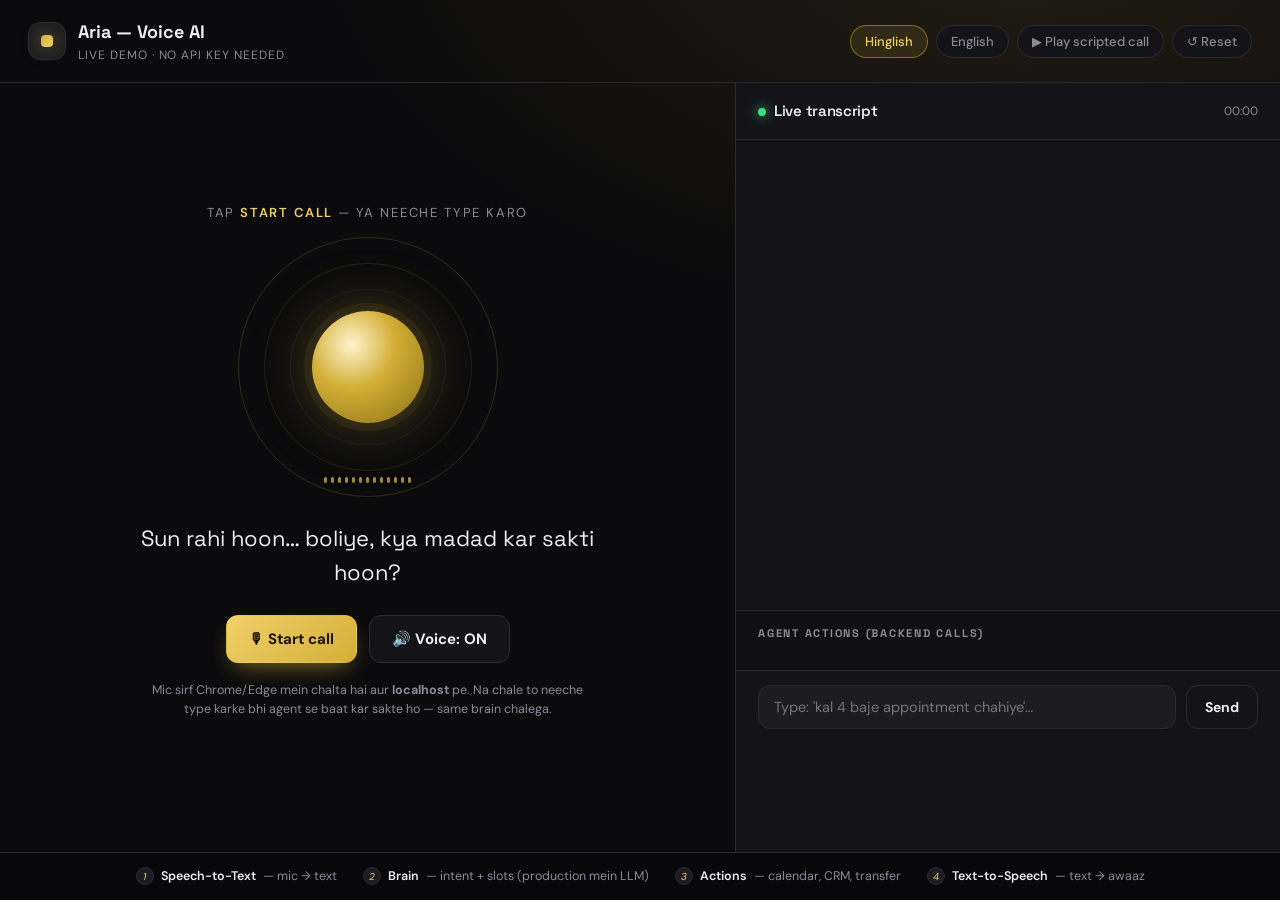
<file: voice-assistant-demo.html>
<!DOCTYPE html>
<html lang="en">
<head>
<meta charset="UTF-8" />
<meta name="viewport" content="width=device-width, initial-scale=1.0" />
<title>Voice AI Demo — OmniDim style</title>
<link rel="preconnect" href="https://fonts.googleapis.com" />
<link rel="preconnect" href="https://fonts.gstatic.com" crossorigin />
<link href="https://fonts.googleapis.com/css2?family=DM+Sans:wght@400;500;700&family=Space+Grotesk:wght@500;600;700&display=swap" rel="stylesheet" />
<style>
  :root{
    --ink:#0b0b0d;
    --ink-2:#141418;
    --ink-3:#1c1c22;
    --line:#2a2a33;
    --gold:#d4af37;
    --gold-2:#f0d06a;
    --text:#ececf1;
    --muted:#8b8b98;
  }
  *{box-sizing:border-box}
  html,body{height:100%}
  body{
    margin:0;background:radial-gradient(1200px 700px at 80% -10%, rgba(212,175,55,.12), transparent 60%), var(--ink);
    color:var(--text);font-family:"DM Sans",system-ui,sans-serif;font-size:16px;line-height:1.55;
    display:flex;flex-direction:column;min-height:100vh;
  }
  h1,h2,h3,h4{font-family:"Space Grotesk",system-ui,sans-serif;margin:0;letter-spacing:-.02em}

  header{display:flex;align-items:center;justify-content:space-between;gap:16px;padding:18px 28px;border-bottom:1px solid var(--line);flex-wrap:wrap}
  .brand{display:flex;align-items:center;gap:12px}
  .logo{width:38px;height:38px;border-radius:12px;background:var(--ink-3);border:1px solid var(--line);display:grid;place-items:center}
  .logo span{width:12px;height:12px;border-radius:4px;background:linear-gradient(135deg,var(--gold),var(--gold-2));display:block;box-shadow:0 0 18px rgba(212,175,55,.6)}
  .brand b{font-family:"Space Grotesk";font-size:18px}
  .brand small{display:block;color:var(--muted);font-size:12px;letter-spacing:.08em;text-transform:uppercase}
  .pills{display:flex;gap:8px;align-items:center;flex-wrap:wrap}
  .pill{border:1px solid var(--line);background:var(--ink-2);color:var(--muted);border-radius:999px;padding:7px 14px;font-size:13px;cursor:pointer;transition:.2s;font-weight:500}
  .pill:hover{border-color:#3a3a46;color:var(--text)}
  .pill.on{background:rgba(212,175,55,.12);border-color:rgba(212,175,55,.5);color:var(--gold-2)}

  main{flex:1;display:grid;grid-template-columns:1.15fr .85fr;gap:0;min-height:0}
  @media (max-width:980px){ main{grid-template-columns:1fr} }

  /* ---------- left: call stage ---------- */
  .stage{position:relative;display:flex;flex-direction:column;align-items:center;justify-content:center;padding:36px 28px;border-right:1px solid var(--line);overflow:hidden}
  @media (max-width:980px){ .stage{border-right:none;border-bottom:1px solid var(--line)} }

  .orb-wrap{position:relative;width:260px;height:260px;display:grid;place-items:center;margin:8px 0 24px}
  .ring{position:absolute;inset:0;border-radius:50%;border:1px solid rgba(212,175,55,.18)}
  .ring:nth-child(2){inset:26px;border-color:rgba(212,175,55,.12)}
  .ring:nth-child(3){inset:52px;border-color:rgba(212,175,55,.08)}
  .orb{
    width:112px;height:112px;border-radius:50%;
    background:radial-gradient(circle at 35% 30%, #fff5cf, var(--gold) 40%, #8a6f14 100%);
    box-shadow:0 0 0 8px rgba(212,175,55,.07), 0 0 60px rgba(212,175,55,.35);
    transition:transform .25s ease, box-shadow .3s ease;
  }
  body.listening .orb{animation:pulse 1.15s ease-in-out infinite}
  body.speaking .orb{animation:speak .55s ease-in-out infinite alternate}
  @keyframes pulse{0%,100%{transform:scale(1);box-shadow:0 0 0 8px rgba(212,175,55,.08),0 0 60px rgba(212,175,55,.35)}50%{transform:scale(1.07);box-shadow:0 0 0 18px rgba(212,175,55,.05),0 0 90px rgba(212,175,55,.5)}}
  @keyframes speak{from{transform:scale(1)}to{transform:scale(1.09)}}

  .bars{position:absolute;bottom:14px;display:flex;gap:4px;align-items:flex-end;height:34px}
  .bars i{width:3px;background:linear-gradient(var(--gold-2),var(--gold));border-radius:2px;height:6px;opacity:.7}
  body.listening .bars i, body.speaking .bars i{animation:bar .9s ease-in-out infinite}
  .bars i:nth-child(2n){animation-delay:.15s}
  .bars i:nth-child(3n){animation-delay:.3s}
  @keyframes bar{0%,100%{height:6px}50%{height:30px}}

  .status{font-size:13px;letter-spacing:.14em;text-transform:uppercase;color:var(--muted);margin-bottom:6px}
  .status b{color:var(--gold-2);font-weight:600}
  .verdict{font-family:"Space Grotesk";font-size:22px;text-align:center;min-height:62px;max-width:460px}

  .controls{display:flex;gap:12px;margin-top:26px;flex-wrap:wrap;justify-content:center}
  button{font-family:"DM Sans";font-weight:700;font-size:15px;border-radius:12px;padding:13px 22px;cursor:pointer;border:1px solid transparent;transition:.2s}
  .btn-gold{background:linear-gradient(135deg,var(--gold-2),var(--gold));color:#1a1503;box-shadow:0 10px 24px -10px rgba(212,175,55,.7)}
  .btn-gold:hover{transform:translateY(-2px);box-shadow:0 16px 30px -12px rgba(212,175,55,.8)}
  .btn-ghost{background:var(--ink-2);border-color:var(--line);color:var(--text)}
  .btn-ghost:hover{border-color:#45454f}
  .hint{margin-top:18px;font-size:12.5px;color:var(--muted);text-align:center;max-width:460px}

  /* ---------- right: transcript ---------- */
  .panel{display:flex;flex-direction:column;min-height:0;background:var(--ink-2)}
  .panel-head{padding:16px 22px;border-bottom:1px solid var(--line);display:flex;align-items:center;justify-content:space-between}
  .panel-head h2{font-size:15px;font-weight:600}
  .dot{width:8px;height:8px;border-radius:50%;background:#3ddc84;box-shadow:0 0 12px #3ddc84;display:inline-block;margin-right:8px}
  .log{flex:1;overflow-y:auto;padding:20px 22px;display:flex;flex-direction:column;gap:12px;min-height:280px;max-height:calc(100vh - 430px)}
  .log::-webkit-scrollbar{width:8px}
  .log::-webkit-scrollbar-thumb{background:#2f2f38;border-radius:8px}

  .msg{max-width:88%;padding:11px 15px;border-radius:14px;font-size:14.5px;animation:in .35s cubic-bezier(.16,1,.3,1)}
  @keyframes in{from{opacity:0;transform:translateY(10px)}to{opacity:1;transform:none}}
  .msg.agent{align-self:flex-start;background:var(--ink-3);border:1px solid var(--line);border-bottom-left-radius:4px}
  .msg.user{align-self:flex-end;background:rgba(212,175,55,.14);border:1px solid rgba(212,175,55,.32);color:#fdf3d0;border-bottom-right-radius:4px}
  .msg .who{display:block;font-size:10.5px;letter-spacing:.12em;text-transform:uppercase;color:var(--muted);margin-bottom:4px}
  .msg.agent .who{color:var(--gold-2);opacity:.75}

  .actions{border-top:1px solid var(--line);padding:14px 22px 18px;background:#101014}
  .actions h3{font-size:11px;letter-spacing:.16em;text-transform:uppercase;color:var(--muted);margin-bottom:10px}
  .action-list{display:flex;flex-direction:column;gap:6px;max-height:150px;overflow-y:auto;font-family:ui-monospace,Consolas,monospace;font-size:12px}
  .act{display:flex;gap:8px;align-items:baseline;color:#9fa0ab;animation:in .3s}
  .act .tag{color:var(--gold-2)}
  .act.ok .tag{color:#3ddc84}
  .act .arrow{color:#4a4a55}

  .composer{display:flex;gap:10px;padding:14px 22px;border-top:1px solid var(--line);background:var(--ink-2)}
  .composer input{flex:1;background:var(--ink-3);border:1px solid var(--line);border-radius:12px;padding:12px 15px;color:var(--text);font-family:inherit;font-size:14.5px;outline:none}
  .composer input:focus{border-color:rgba(212,175,55,.55);box-shadow:0 0 0 3px rgba(212,175,55,.1)}
  .composer button{padding:12px 18px;font-size:14px}

  footer{border-top:1px solid var(--line);padding:14px 28px;display:flex;gap:26px;flex-wrap:wrap;justify-content:center;font-size:12.5px;color:var(--muted);background:#08080a}
  footer b{color:var(--text);font-weight:600}
  footer span{display:flex;align-items:center;gap:7px}
  footer .n{width:18px;height:18px;border-radius:50%;background:var(--ink-3);border:1px solid var(--line);display:grid;place-items:center;font-size:10px;color:var(--gold-2)}
</style>
</head>
<body>
<header>
  <div class="brand">
    <div class="logo"><span></span></div>
    <div>
      <b>Aria — Voice AI</b>
      <small>Live demo · no API key needed</small>
    </div>
  </div>
  <div class="pills">
    <button class="pill on" id="lang-hi">Hinglish</button>
    <button class="pill" id="lang-en">English</button>
    <button class="pill" id="btn-script">▶ Play scripted call</button>
    <button class="pill" id="btn-reset">↺ Reset</button>
  </div>
</header>

<main>
  <section class="stage">
    <div class="status" id="status">Tap <b>Start call</b> — ya neeche type karo</div>
    <div class="orb-wrap">
      <div class="ring"></div><div class="ring"></div><div class="ring"></div>
      <div class="orb"></div>
      <div class="bars">
        <i></i><i></i><i></i><i></i><i></i><i></i><i></i><i></i><i></i><i></i><i></i><i></i><i></i>
      </div>
    </div>
    <div class="verdict" id="verdict">Sun rahi hoon… boliye, kya madad kar sakti hoon?</div>
    <div class="controls">
      <button class="btn-gold" id="btn-call">🎙 Start call</button>
      <button class="btn-ghost" id="btn-mute">🔊 Voice: ON</button>
    </div>
    <p class="hint">Mic sirf Chrome/Edge mein chalta hai aur <b>localhost</b> pe. Na chale to neeche type karke bhi agent se baat kar sakte ho — same brain chalega.</p>
  </section>

  <section class="panel">
    <div class="panel-head">
      <h2><span class="dot"></span>Live transcript</h2>
      <div style="font-size:12px;color:var(--muted)" id="timer">00:00</div>
    </div>
    <div class="log" id="log"></div>
    <div class="actions">
      <h3>Agent actions (backend calls)</h3>
      <div class="action-list" id="actions"></div>
    </div>
    <form class="composer" id="composer">
      <input id="input" placeholder="Type: 'kal 4 baje appointment chahiye'…" autocomplete="off" />
      <button class="btn-ghost" type="submit">Send</button>
    </form>
  </section>
</main>

<footer>
  <span><i class="n">1</i> <b>Speech-to-Text</b> — mic → text</span>
  <span><i class="n">2</i> <b>Brain</b> — intent + slots (production mein LLM)</span>
  <span><i class="n">3</i> <b>Actions</b> — calendar, CRM, transfer</span>
  <span><i class="n">4</i> <b>Text-to-Speech</b> — text → awaaz</span>
</footer>

<script>
/* =========================================================
   1. AGENT BRAIN  (yahan rules hain — production mein yahan
      LLM + function calling lagti hai)
   ========================================================= */
const state = {
  lang: 'hi',                 // 'hi' = Hinglish, 'en' = English
  muted: false,
  busy: false,
  stage: 'idle',              // idle -> ask_name -> ask_service -> ask_time -> done
  slots: { name: null, service: null, datetime: null },
  startedAt: null,
  timerId: null,
};

const T = {
  hi: {
    greet: () => "Namaste! Main Aria hoon, NexusAI se. Aap appointment book karna chahte hain, order ka status puchna hai, ya pricing jaanna hai?",
    askName: () => "Bilkul! Pehle bataiye aapka naam kya hai?",
    askService: (n) => `Shukriya ${n}. Aapko kis cheez ka appointment chahiye — demo call, consultation, ya support session?`,
    askTime: () => "Perfect. Kaunsa din aur time theek rahega? Jaise 'kal 4 baje' ya 'Friday 11 am'.",
    confirm: (s) => `Theek hai — ${s.name}, ${s.service}, ${s.datetime}. Main ye booking confirm kar deti hoon.`,
    booked: (s) => `Ho gaya! ${s.datetime} ka ${s.service} aapke naam ${s.name} par book hai. Confirmation SMS aur email bhej diya hai. Aur kuch chahiye?`,
    order: () => "Main order check kar rahi hoon… Aapka order #4821 shipped hai aur kal shaam tak pahunch jaana chahiye. Tracking link SMS par bhej diya hai.",
    price: () => "Hamare plans: Starter free hai 10 hazaar calls tak, Pro 49 dollar per month, aur Enterprise custom. Aapke use case ke hisaab se main Pro suggest karungi.",
    human: () => "Bilkul, main abhi aapko hamare team member se connect kar rahi hoon. Ek minute please… Call transfer ho rahi hai.",
    hours: () => "Hum Monday se Saturday, subah 9 baje se shaam 7 baje tak available hain. Aap abhi bhi ye assistant se 24/7 baat kar sakte hain.",
    bye: () => "Shukriya aapka time! Aapka din shubh rahe. Bye!",
    fallback: (n) => `Sorry ${n || ''}, main samajh nahi paayi. Aap appointment, order status, pricing ya human agent — inmein se kuch chun sakte hain?`,
  },
  en: {
    greet: () => "Hi! I'm Aria from NexusAI. Would you like to book an appointment, check an order, or hear our pricing?",
    askName: () => "Sure! First, what's your name?",
    askService: (n) => `Thanks ${n}. What kind of appointment — a demo call, a consultation, or a support session?`,
    askTime: () => "Great. Which day and time works for you? For example 'tomorrow 4 pm'.",
    confirm: (s) => `Okay — ${s.name}, ${s.service}, ${s.datetime}. Let me confirm that booking.`,
    booked: (s) => `Done! Your ${s.service} is booked for ${s.datetime} under ${s.name}. I've sent a confirmation SMS and email. Anything else?`,
    order: () => "Let me check… Your order #4821 has shipped and should arrive tomorrow evening. I've texted you the tracking link.",
    price: () => "Plans: Starter is free up to 10,000 calls, Pro is $49 per month, Enterprise is custom. For your use case I'd suggest Pro.",
    human: () => "Of course — connecting you to a team member now. One moment… transferring the call.",
    hours: () => "We're open Monday to Saturday, 9 am to 7 pm. But I'm available 24/7 right here.",
    bye: () => "Thanks for your time. Have a great day!",
    fallback: (n) => `Sorry ${n || ''}, I didn't catch that. You can ask about appointments, order status, pricing, or a human agent.`,
  }
};

const has = (t, arr) => arr.some(k => t.includes(k));

function detectIntent(text) {
  const t = text.toLowerCase();
  if (has(t, ['appointment','booking','book ','slot','schedule','milna','time chahiye','demo call','consult'])) return 'book';
  if (has(t, ['order','tracking','delivery','shipment','kahan hai','kab aayega','status'])) return 'order';
  if (has(t, ['price','pricing','cost','kitna','charges','fees','rate','plan'])) return 'price';
  if (has(t, ['human','agent','insaan','representative','transfer','baat karni','call back'])) return 'human';
  if (has(t, ['timing','hours','khula','open','kab tak','close'])) return 'hours';
  if (has(t, ['bye','thank','shukriya','dhanyavad','goodbye','that\'s all'])) return 'bye';
  if (has(t, ['hello','hi ','hey','namaste','salaam','assalam'])) return 'greet';
  return 'unknown';
}

function extractName(text) {
  const t = text.trim();
  const m = t.match(/(?:my name is|mera naam|naam hai|i am|main|this is)\s+([a-zA-Z]{2,20})/i);
  if (m) return cap(m[1]);
  // agar sirf ek word bola gaya
  const one = t.match(/^([a-zA-Z]{2,20})$/);
  if (one && !['kal','aaj','haan','yes','no','nahi'].includes(one[1].toLowerCase())) return cap(one[1]);
  const first = t.split(/\s+/)[0];
  return /^[a-zA-Z]{2,20}$/.test(first) ? cap(first) : 'ji';
}
const cap = s => s.charAt(0).toUpperCase() + s.slice(1).toLowerCase();

function extractService(text) {
  const t = text.toLowerCase();
  if (has(t, ['demo','product'])) return state.lang === 'hi' ? 'product demo' : 'product demo';
  if (has(t, ['consult','advice','expert'])) return state.lang === 'hi' ? 'consultation' : 'consultation';
  if (has(t, ['support','help','issue','problem','technical'])) return state.lang === 'hi' ? 'support session' : 'support session';
  if (has(t, ['meeting','call','baat'])) return state.lang === 'hi' ? 'discovery call' : 'discovery call';
  return state.lang === 'hi' ? 'consultation' : 'consultation';
}

function extractDateTime(text) {
  const t = text.toLowerCase();
  let day = null, time = null;
  if (has(t, ['tomorrow','kal'])) day = 'tomorrow';
  else if (has(t, ['today','aaj'])) day = 'today';
  else if (has(t, ['monday','somvar'])) day = 'Monday';
  else if (has(t, ['tuesday','mangal'])) day = 'Tuesday';
  else if (has(t, ['wednesday','budh'])) day = 'Wednesday';
  else if (has(t, ['thursday','guru','jumerat'])) day = 'Thursday';
  else if (has(t, ['friday','shukra','jumma'])) day = 'Friday';
  else if (has(t, ['saturday','shani'])) day = 'Saturday';
  else if (has(t, ['sunday','itvar'])) day = 'Sunday';

  const tm = t.match(/(\d{1,2})(?::(\d{2}))?\s*(am|pm|baje|bje|o'clock)?/);
  if (tm) {
    let h = parseInt(tm[1], 10);
    const min = tm[2] ? tm[2] : '00';
    const mer = tm[3] || (h <= 12 && h >= 6 ? 'pm' : '');
    if (/pm/.test(mer) && h < 12) h += 0;
    time = `${h}:${min} ${/pm/.test(mer) ? 'PM' : 'AM'}`;
  }
  if (!day && !time) return null;
  return [day, time].filter(Boolean).join(' ').trim();
}

/* =========================================================
   2. UI HELPERS
   ========================================================= */
const $ = id => document.getElementById(id);
const logEl = $('log'), actionsEl = $('actions'), statusEl = $('status'), verdictEl = $('verdict');

function addMsg(who, text) {
  const d = document.createElement('div');
  d.className = 'msg ' + who;
  d.innerHTML = `<span class="who">${who === 'agent' ? 'Aria · AI' : 'You'}</span>${escapeHtml(text)}`;
  logEl.appendChild(d);
  logEl.scrollTop = logEl.scrollHeight;
}

function escapeHtml(s) {
  return s.replace(/[&<>"']/g, c => ({'&':'&amp;','<':'&lt;','>':'&gt;','"':'&quot;',"'":'&#39;'}[c]));
}

function addAction(label, value, ok = false) {
  const d = document.createElement('div');
  d.className = 'act' + (ok ? ' ok' : '');
  d.innerHTML = `<span class="tag">${ok ? '✓' : '→'} ${escapeHtml(label)}</span><span class="arrow">·</span><span>${escapeHtml(value)}</span>`;
  actionsEl.appendChild(d);
  actionsEl.scrollTop = actionsEl.scrollHeight;
}

function setStatus(html) { statusEl.innerHTML = html; }
function setBodyState(cls) { document.body.classList.remove('listening','speaking'); if (cls) document.body.classList.add(cls); }

/* =========================================================
   3. TTS  (text -> awaaz)
   ========================================================= */
let voices = [];
function loadVoices() { voices = speechSynthesis.getVoices(); }
loadVoices();
if (typeof speechSynthesis !== 'undefined') speechSynthesis.onvoiceschanged = loadVoices;

function speak(text, done) {
  if (state.muted || typeof speechSynthesis === 'undefined') { if (done) setTimeout(done, 250); return; }
  speechSynthesis.cancel();
  const u = new SpeechSynthesisUtterance(text);
  const want = state.lang === 'hi' ? ['hi-IN','en-IN'] : ['en-US','en-GB','en-IN'];
  let v = null;
  for (const lang of want) { v = voices.find(x => x.lang === lang) || v; if (v) break; }
  if (v) u.voice = v;
  u.lang = state.lang === 'hi' ? 'en-IN' : 'en-US';
  u.rate = 1.0; u.pitch = 1.05;
  u.onstart = () => setBodyState('speaking');
  u.onend = () => { setBodyState(null); if (done) done(); };
  u.onerror = () => { setBodyState(null); if (done) done(); };
  speechSynthesis.speak(u);
}

/* =========================================================
   4. AGENT TURN
   ========================================================= */
function agentTurn(userText) {
  addMsg('user', userText);
  addAction('stt.transcript', `"${userText.slice(0, 42)}${userText.length > 42 ? '…' : ''}"`);

  const intent = state.stage === 'ask_name' ? 'provide_name'
    : state.stage === 'ask_service' ? 'provide_service'
    : state.stage === 'ask_time' ? 'provide_time'
    : detectIntent(userText);

  addAction('nlu.intent', intent);

  let reply = '';
  const L = T[state.lang];

  // --- slot filling flow ---
  if (intent === 'book' || state.stage.startsWith('ask_')) {
    if (state.stage === 'idle' || intent === 'book') {
      if (state.slots.name) {
        state.stage = 'ask_service';
        reply = L.askService(state.slots.name);
      } else {
        state.stage = 'ask_name';
        reply = L.askName();
      }
    } else if (state.stage === 'ask_name') {
      state.slots.name = extractName(userText);
      addAction('slot.name', state.slots.name, true);
      state.stage = 'ask_service';
      reply = L.askService(state.slots.name);
    } else if (state.stage === 'ask_service') {
      state.slots.service = extractService(userText);
      addAction('slot.service', state.slots.service, true);
      state.stage = 'ask_time';
      reply = L.askTime();
    } else if (state.stage === 'ask_time') {
      const dt = extractDateTime(userText);
      if (!dt) { reply = state.lang === 'hi' ? 'Sorry, din aur time phir se bata dijiye — jaise "kal 4 baje".' : "Sorry, could you say the day and time again — like 'tomorrow 4 pm'?"; }
      else {
        state.slots.datetime = dt;
        addAction('slot.datetime', dt, true);
        addAction('calendar.check_availability', `${dt} → 1 slot free`);
        addAction('booking.create', `${state.slots.service} @ ${dt}`, true);
        addAction('crm.lead_saved', state.slots.name, true);
        addAction('sms.send', `+91 ••••• 4821`, true);
        state.stage = 'done';
        reply = L.booked(state.slots);
        if (state.slots.datetime) verdictEl.textContent = `Appointment booked — ${dt}`;
      }
    }
  } else if (intent === 'order') {
    addAction('orders.lookup', 'order #4821');
    reply = L.order();
  } else if (intent === 'price') {
    addAction('kb.search', 'pricing');
    reply = L.price();
  } else if (intent === 'human') {
    addAction('call.transfer', 'support queue');
    reply = L.human();
  } else if (intent === 'hours') {
    addAction('kb.search', 'business hours');
    reply = L.hours();
  } else if (intent === 'bye') {
    addAction('call.end', 'reason: user goodbye', true);
    reply = L.bye();
  } else if (intent === 'greet') {
    reply = L.greet();
  } else {
    addAction('nlu.fallback', 'no match → clarify');
    reply = L.fallback(state.slots.name);
  }

  addMsg('agent', reply);
  verdictEl.textContent = reply.length > 90 ? reply.slice(0, 88) + '…' : reply;
  setStatus('Aria <b>bol rahi hai</b>…');
  speak(reply, () => { if (state.stage !== 'done') setStatus('Tap mic ya type karo'); });
  return reply;
}

/* =========================================================
   5. STT  (mic -> text)
   ========================================================= */
const SR = window.SpeechRecognition || window.webkitSpeechRecognition;
let recog = null, listening = false;

function initRecog() {
  if (!SR) return null;
  const r = new SR();
  r.lang = state.lang === 'hi' ? 'en-IN' : 'en-US';
  r.interimResults = true;
  r.continuous = false;
  r.maxAlternatives = 1;
  r.onresult = e => {
    let finalText = '', interim = '';
    for (let i = e.resultIndex; i < e.results.length; i++) {
      const t = e.results[i][0].transcript;
      if (e.results[i].isFinal) finalText += t; else interim += t;
    }
    if (interim) verdictEl.textContent = interim;
    if (finalText.trim()) {
      stopListening();
      agentTurn(finalText.trim());
    }
  };
  r.onerror = ev => {
    stopListening();
    if (ev.error === 'not-allowed' || ev.error === 'service-not-allowed') {
      setStatus('Mic <b>blocked</b> — neeche type karke chalao');
      addAction('stt.error', 'microphone permission denied');
    } else if (ev.error !== 'aborted') {
      setStatus('Mic error — <b>type karke</b> try karo');
      addAction('stt.error', ev.error);
    }
  };
  r.onend = () => { if (listening) stopListening(); };
  return r;
}

function startListening() {
  if (!SR) {
    setStatus('Is browser mein mic nahi — <b>type karo</b>');
    addAction('stt.unavailable', 'SpeechRecognition not supported');
    return;
  }
  recog = recog || initRecog();
  recog.lang = state.lang === 'hi' ? 'en-IN' : 'en-US';
  try {
    recog.start();
    listening = true;
    setBodyState('listening');
    setStatus('<b>Sun rahi hoon</b>… boliye');
    verdictEl.textContent = 'Listening…';
    $('btn-call').textContent = '⏹ Stop';
  } catch (e) { /* already started */ }
}

function stopListening() {
  listening = false;
  setBodyState(null);
  if (recog) { try { recog.stop(); } catch {} }
  $('btn-call').textContent = '🎙 Start call';
 }

/* =========================================================
   6. TIMER
   ========================================================= */
function startTimer() {
  if (state.timerId) return;
  state.startedAt = Date.now();
  state.timerId = setInterval(() => {
    const s = Math.floor((Date.now() - state.startedAt) / 1000);
    $('timer').textContent = `${String(Math.floor(s / 60)).padStart(2, '0')}:${String(s % 60).padStart(2, '0')}`;
  }, 1000);
}
function stopTimer() { clearInterval(state.timerId); state.timerId = null; }

/* =========================================================
   7. SCRIPTED DEMO  (mic ke bina bhi chalta hai)
   ========================================================= */
const scriptHi = [
  "Hello, mujhe appointment book karna hai",
  "Mera naam Rahul hai",
  "Product demo chahiye",
  "Kal 4 baje",
  "Thank you, bye"
];
const scriptEn = [
  "Hi, I'd like to book an appointment",
  "My name is Rahul",
  "A product demo please",
  "Tomorrow 4 pm",
  "Thank you, bye"
];

async function playScript() {
  if (state.busy) return;
  resetAll(false);
  state.busy = true;
  startTimer();
  setStatus('Scripted demo <b>chal raha hai</b>…');
  const lines = state.lang === 'hi' ? scriptHi : scriptEn;
  await sleep(400);
  const greeting = T[state.lang].greet();
  addMsg('agent', greeting);
  verdictEl.textContent = greeting;
  speak(greeting);
  await sleep(1400);
  for (const line of lines) {
    agentTurn(line);
    await sleep(2100);
  }
  state.busy = false;
  setStatus('Demo complete — <b>Reset</b> dabao');
}

const sleep = ms => new Promise(r => setTimeout(r, ms));

/* =========================================================
   8. WIRING
   ========================================================= */
$('btn-call').addEventListener('click', () => {
  if (listening) { stopListening(); setStatus('Stopped — <b>type karo</b> ya mic dobara dabao'); return; }
  startTimer();
  if (state.stage === 'idle' && logEl.children.length === 0) {
    const g = T[state.lang].greet();
    addMsg('agent', g);
    verdictEl.textContent = g;
    speak(g);
    addAction('session.start', 'inbound web call');
  }
  startListening();
});

$('btn-mute').addEventListener('click', e => {
  state.muted = !state.muted;
  e.target.textContent = state.muted ? '🔇 Voice: OFF' : '🔊 Voice: ON';
  if (state.muted) speechSynthesis.cancel();
});

$('btn-script').addEventListener('click', playScript);
$('btn-reset').addEventListener('click', () => resetAll(true));

$('composer').addEventListener('submit', e => {
  e.preventDefault();
  const v = $('input').value.trim();
  if (!v) return;
  $('input').value = '';
  startTimer();
  if (state.stage === 'idle' && logEl.children.length === 0) {
    const g = T[state.lang].greet();
    addMsg('agent', g);
    speak(g);
    addAction('session.start', 'text channel');
  }
  agentTurn(v);
});

$('lang-hi').addEventListener('click', () => {
  state.lang = 'hi';
  $('lang-hi').classList.add('on'); $('lang-en').classList.remove('on');
  resetAll(true);
});
$('lang-en').addEventListener('click', () => {
  state.lang = 'en';
  $('lang-en').classList.add('on'); $('lang-hi').classList.remove('on');
  resetAll(true);
});

function resetAll(clearLog) {
  stopListening();
  stopTimer();
  speechSynthesis.cancel();
  state.stage = 'idle';
  state.slots = { name: null, service: null, datetime: null };
  state.busy = false;
  if (clearLog) {
    logEl.innerHTML = ''; actionsEl.innerHTML = ''; $('timer').textContent = '00:00';
    setStatus('Tap <b>Start call</b> — ya neeche type karo');
    verdictEl.textContent = 'Sun rahi hoon… boliye, kya madad kar sakti hoon?';
  }
}

// greeting hint on load
window.addEventListener('load', () => { loadVoices(); });
</script>
</body>
</html>
</file>
<file: styles.css>
/* ============================================================
   Pyro — design study replica of a modern AI creative site
   Design tokens captured from REA evidence:
   brand #f40bf4 / #ff47ff / #c209c1 · bg #000 · panels #111-1c1c1c
   radius tokens 4/8/12/16/20/24/32 + 999px pills
   Fonts: Poppins (free stand-in for proprietary Gilroy/Acorn)
   ============================================================ */

:root {
  --brand: #00ff9d;
  --brand-bright: #33ffae;
  --brand-deep: #00c470;
  --brand-soft: rgba(0, 255, 157, 0.14);

  --bg: #000000;
  --bg-panel: #111111;
  --bg-card: #161616;
  --bg-chip: #1f1f1f;
  --bg-elevated: #262626;

  --text: #ffffff;
  --text-muted: #b4b4b4;
  --text-dim: #8b8b8b;
  --line: #2a2a2a;

  --r4: 4px;
  --r8: 8px;
  --r12: 12px;
  --r16: 16px;
  --r20: 20px;
  --r24: 24px;
  --r32: 32px;
  --pill: 999px;

  --max: 1360px;
  --gutter: clamp(16px, 3vw, 40px);
}

* { box-sizing: border-box; }

html { scroll-behavior: smooth; }

body {
  margin: 0;
  background: var(--bg);
  color: var(--text);
  font-family: "Poppins", system-ui, -apple-system, "Segoe UI", sans-serif;
  font-size: 16px;
  line-height: 1.55;
  -webkit-font-smoothing: antialiased;
  overflow-x: hidden;
}

img { max-width: 100%; display: block; }
a { color: inherit; text-decoration: none; }
button { font-family: inherit; cursor: pointer; }

.wrap {
  width: 100%;
  max-width: var(--max);
  margin: 0 auto;
  padding-inline: var(--gutter);
}

/* ---------- typography ---------- */
h1, h2, h3 { margin: 0; font-weight: 600; letter-spacing: -0.02em; line-height: 1.08; }
h1 { font-size: clamp(38px, 5vw, 64px); }
h2 { font-size: clamp(30px, 3.6vw, 46px); }
h3 { font-size: clamp(18px, 1.6vw, 22px); letter-spacing: -0.01em; }
em.accent { font-style: italic; font-weight: 500; }
.muted { color: var(--text-muted); }
.accent-text { color: var(--brand-bright); }

.eyebrow {
  color: var(--brand-bright);
  font-size: 13px;
  font-weight: 600;
  letter-spacing: 0.02em;
  margin-bottom: 14px;
}

/* ---------- buttons ---------- */
.btn {
  display: inline-flex;
  align-items: center;
  gap: 8px;
  border: 1px solid transparent;
  border-radius: var(--pill);
  padding: 13px 26px;
  font-size: 15px;
  font-weight: 600;
  transition: transform 0.18s ease, background 0.18s ease, border-color 0.18s ease, opacity 0.18s ease;
  white-space: nowrap;
}
.btn:active { transform: scale(0.97); }
.btn-brand { background: var(--brand); color: #fff; }
.btn-brand:hover { background: var(--brand-bright); }
.btn-white { background: #fff; color: #000; }
.btn-white:hover { opacity: 0.88; }
.btn-ghost { background: transparent; color: #fff; border-color: #3a3a3a; }
.btn-ghost:hover { border-color: #fff; }
.btn-dark { background: #000; color: #fff; }
.btn-sm { padding: 9px 18px; font-size: 14px; }
.btn .arrow { transition: transform 0.2s ease; }
.btn:hover .arrow { transform: translateX(4px); }

/* ---------- nav ---------- */
.nav {
  position: sticky;
  top: 0;
  z-index: 60;
  background: rgba(0, 0, 0, 0.86);
  backdrop-filter: blur(14px);
  border-bottom: 1px solid transparent;
  transition: border-color 0.2s ease;
}
.nav.scrolled { border-bottom-color: var(--line); }
.nav .wrap {
  display: flex;
  align-items: center;
  gap: 26px;
  height: 68px;
}
.logo {
  display: flex;
  align-items: center;
  gap: 9px;
  font-size: 24px;
  font-weight: 700;
  letter-spacing: -0.04em;
}
.logo .mark {
  width: 30px; height: 30px;
  border-radius: 9px;
  background: conic-gradient(from 210deg, var(--brand), var(--brand-bright), #7a1bff, var(--brand));
  display: grid; place-items: center;
  font-size: 16px; color: #fff;
}
.nav-links {
  display: flex;
  align-items: center;
  gap: 4px;
  flex: 1;
}
.nav-links > a {
  display: inline-flex;
  align-items: center;
  gap: 5px;
  padding: 9px 12px;
  border-radius: var(--pill);
  font-size: 15px;
  font-weight: 500;
  color: #efefef;
  transition: background 0.15s ease;
}
.nav-links > a:hover { background: var(--bg-chip); }
.nav-links .chev { width: 10px; height: 10px; border-right: 2px solid #9a9a9a; border-bottom: 2px solid #9a9a9a; transform: rotate(45deg) translateY(-2px); }
.badge {
  font-size: 10px;
  font-weight: 700;
  padding: 2px 7px;
  border-radius: var(--pill);
  letter-spacing: 0.03em;
}
.badge.hot { background: var(--brand); color: #fff; }
.badge.save { background: #b8ff4f; color: #06230a; }
.nav-cta { display: flex; align-items: center; gap: 10px; }
.nav-toggle { display: none; background: none; border: 0; padding: 6px; }
.nav-toggle span { display: block; width: 22px; height: 2px; background: #fff; margin: 5px 0; border-radius: 2px; }

/* ---------- hero ---------- */
.hero { padding: clamp(34px, 5vw, 64px) 0 26px; }
.hero-grid {
  display: grid;
  grid-template-columns: minmax(320px, 40%) 1fr;
  gap: clamp(24px, 4vw, 56px);
  align-items: center;
}
.hero h1 .accent-text { color: var(--brand-bright); }
.hero p.lede {
  color: var(--text-muted);
  font-size: clamp(15px, 1.3vw, 18px);
  margin: 22px 0 30px;
  max-width: 470px;
}

/* card carousel (shared) */
.carousel { position: relative; }
.rail {
  display: flex;
  gap: 16px;
  overflow-x: auto;
  scroll-behavior: smooth;
  scrollbar-width: none;
  padding-bottom: 4px;
}
.rail::-webkit-scrollbar { display: none; }
.card {
  position: relative;
  flex: 0 0 auto;
  width: 210px;
  aspect-ratio: 9 / 15;
  border-radius: var(--r16);
  overflow: hidden;
  background: var(--bg-card);
  transition: transform 0.22s ease;
}
.card:hover { transform: translateY(-4px); }
.card .thumb {
  position: absolute;
  inset: 0;
  background-size: cover;
  background-position: center;
}
.card .label {
  position: absolute;
  left: 14px;
  right: 14px;
  bottom: 14px;
  font-size: 15px;
  font-weight: 600;
  line-height: 1.3;
  text-shadow: 0 2px 12px rgba(0, 0, 0, 0.75);
}
.card .tag {
  position: absolute;
  top: 12px;
  right: 12px;
  background: rgba(0, 0, 0, 0.72);
  color: #fff;
  font-size: 11px;
  font-weight: 600;
  padding: 5px 10px;
  border-radius: var(--pill);
  backdrop-filter: blur(6px);
}
.card.wide { width: 340px; aspect-ratio: 16 / 10; }
.card.tall { width: 190px; aspect-ratio: 3 / 4.4; }

.nav-arrow {
  position: absolute;
  top: 72%;
  transform: translateY(-50%);
  width: 42px; height: 42px;
  border-radius: 50%;
  border: 0;
  background: rgba(30, 30, 30, 0.9);
  color: #fff;
  font-size: 18px;
  display: grid;
  place-items: center;
  z-index: 5;
  transition: background 0.15s ease, opacity 0.15s ease;
}
.nav-arrow:hover { background: var(--brand); }
.nav-arrow.prev { left: -14px; }
.nav-arrow.next { right: -14px; }

/* gradient placeholders (original art — no copied images) */
.g1 { background: linear-gradient(150deg, #ff8a3d, #b026ff 55%, #2b0a4d); }
.g2 { background: linear-gradient(160deg, #12c2e9, #4b6bff 50%, #c471ed); }
.g3 { background: linear-gradient(140deg, #f857a6, #ff5858 60%, #7a1bff); }
.g4 { background: linear-gradient(200deg, #00c9a7, #1c6bff 70%, #0b1e5a); }
.g5 { background: linear-gradient(135deg, #ffd36e, #ff7a59 45%, #a01bff); }
.g6 { background: linear-gradient(210deg, #7a1bff, #f40bf4 55%, #ff9d4d); }
.g7 { background: linear-gradient(160deg, #232526, #414345 45%, #f40bf4); }
.g8 { background: linear-gradient(120deg, #0f2027, #2c5364 50%, #f40bf4); }
.g9 { background: linear-gradient(145deg, #ff9a9e, #fad0c4 40%, #a18cd1); }
.g10 { background: linear-gradient(190deg, #00b09b, #96c93d 55%, #063c4d); }

/* ---------- prompt bar ---------- */
.prompt {
  position: fixed;
  bottom: 20px;
  left: 50%;
  transform: translateX(-50%);
  z-index: 100;
  background: rgba(14, 14, 16, 0.95);
  backdrop-filter: blur(22px);
  -webkit-backdrop-filter: blur(22px);
  border: 1px solid rgba(255, 255, 255, 0.12);
  border-radius: var(--r24);
  padding: 18px 20px 14px;
  max-width: 760px;
  width: 92vw;
  box-shadow: 0 30px 60px rgba(0,0,0,0.7), 0 0 0 1px rgba(255,255,255,0.05);
  transition: opacity 0.25s ease, max-width 0.32s ease, padding 0.25s ease, border-radius 0.25s ease;
}
.prompt.collapsed {
  max-width: 420px;
  padding: 12px 18px;
  border-radius: var(--pill);
  opacity: 0.85;
}
.prompt.collapsed .prompt-top,
.prompt.collapsed .prompt-bottom {
  display: none;
}
.prompt-top { display: flex; align-items: center; gap: 14px; flex-wrap: wrap; }
.prompt-tabs { display: flex; gap: 6px; }
.prompt-tab {
  border: 0;
  background: transparent;
  color: var(--text-dim);
  font-size: 13px;
  font-weight: 500;
  padding: 7px 12px;
  border-radius: var(--pill);
  display: inline-flex;
  gap: 6px;
  align-items: center;
}
.prompt-tab.active { background: var(--bg-elevated); color: #fff; }
.prompt-in {
  flex: 1;
  min-width: 220px;
  background: transparent;
  border: 0;
  outline: none;
  color: #fff;
  font-size: 15px;
  font-family: inherit;
  padding: 8px 4px;
}
.prompt-in::placeholder { color: #6f6f6f; }
.inspire {
  border: 0;
  background: transparent;
  color: var(--text-muted);
  font-size: 13px;
  font-weight: 500;
  display: inline-flex;
  gap: 7px;
  align-items: center;
}
.prompt-bottom {
  display: flex;
  align-items: center;
  gap: 10px;
  flex-wrap: wrap;
  margin-top: 14px;
  padding-top: 12px;
  border-top: 1px solid var(--line);
}
.mini-select {
  background: var(--bg-elevated);
  border: 1px solid transparent;
  color: #e9e9e9;
  font-size: 13px;
  font-weight: 500;
  padding: 8px 13px;
  border-radius: var(--r8);
  display: inline-flex;
  gap: 7px;
  align-items: center;
}
.mini-select:hover { border-color: #3d3d3d; }
.prompt-bottom .spacer { flex: 1; }
.round-btn {
  width: 38px; height: 38px;
  border-radius: 50%;
  border: 0;
  background: var(--bg-elevated);
  color: #fff;
  display: grid;
  place-items: center;
  font-size: 15px;
}
.round-btn.brand { background: var(--brand); }
.round-btn.brand:hover { background: var(--brand-bright); }

/* ---------- section shell ---------- */
.section { padding: clamp(46px, 6vw, 84px) 0; }
.section-head {
  display: flex;
  align-items: center;
  justify-content: space-between;
  gap: 20px;
  margin-bottom: 26px;
}
.section-head .title { display: flex; align-items: center; gap: 14px; }
.section-head .ico {
  width: 34px; height: 34px;
  border-radius: var(--r8);
  background: var(--bg-chip);
  display: grid; place-items: center;
  font-size: 17px;
  flex: 0 0 auto;
}
.section-head .more {
  font-size: 14px;
  font-weight: 600;
  color: #fff;
  display: inline-flex;
  gap: 6px;
  align-items: center;
  flex: 0 0 auto;
}
.section-head .more:hover { color: var(--brand-bright); }
.center { text-align: center; }
.section-sub {
  color: var(--text-muted);
  max-width: 760px;
  margin: 16px auto 0;
  font-size: clamp(14px, 1.2vw, 16.5px);
}

/* chips */
.chips { display: flex; gap: 10px; flex-wrap: wrap; margin-bottom: 22px; }
.chips.scroll { flex-wrap: nowrap; overflow-x: auto; scrollbar-width: none; }
.chips.scroll::-webkit-scrollbar { display: none; }
.chip {
  border: 0;
  background: var(--bg-chip);
  color: #e6e6e6;
  font-size: 13.5px;
  font-weight: 500;
  padding: 9px 17px;
  border-radius: var(--pill);
  white-space: nowrap;
  transition: background 0.15s ease, color 0.15s ease;
}
.chip:hover { background: var(--bg-elevated); }
.chip.active { background: #fff; color: #000; }

/* segmented control (centered tabs) */
.segmented {
  display: inline-flex;
  background: var(--bg-chip);
  border-radius: var(--pill);
  padding: 5px;
  gap: 4px;
  margin-top: 26px;
}
.seg-btn {
  border: 0;
  background: transparent;
  color: #dcdcdc;
  font-size: 14px;
  font-weight: 500;
  padding: 9px 22px;
  border-radius: var(--pill);
  transition: background 0.16s ease, color 0.16s ease;
}
.seg-btn.active { background: #fff; color: #000; font-weight: 600; }

/* ---------- split feature panel ---------- */
.panel {
  background: var(--bg-panel);
  border-radius: var(--r32);
  padding: clamp(26px, 4vw, 56px);
  display: grid;
  grid-template-columns: minmax(280px, 42%) 1fr;
  gap: clamp(24px, 4vw, 54px);
  align-items: center;
}
.panel h2 { margin-bottom: 16px; }
.panel p { color: var(--text-muted); margin: 0 0 26px; }
.panel-media {
  display: grid;
  grid-template-columns: repeat(2, 1fr);
  gap: 14px;
}
.media-tile {
  border-radius: var(--r16);
  aspect-ratio: 4 / 3;
  position: relative;
  overflow: hidden;
  /* background-color only, so a .gN gradient class on the same element wins */
  background-color: var(--bg-card);
}
.media-tile .cap {
  position: absolute;
  left: 12px; bottom: 10px;
  font-size: 13px;
  font-weight: 600;
  text-shadow: 0 2px 10px rgba(0,0,0,.8);
}
.media-tile .play {
  position: absolute;
  inset: 0;
  margin: auto;
  width: 46px; height: 46px;
  border-radius: 50%;
  background: rgba(255,255,255,.92);
  color: #000;
  display: grid; place-items: center;
  font-size: 15px;
}

/* ---------- big media / tab section ---------- */
.showcase {
  border-radius: var(--r24);
  overflow: hidden;
  margin-top: 34px;
  aspect-ratio: 16 / 8.2;
  position: relative;
  background: linear-gradient(140deg, #2a0b3f, #f40bf4 45%, #ff9d4d 80%, #ffe29a);
}
.showcase .overlay-copy {
  position: absolute;
  left: 0; right: 0; bottom: 0;
  padding: clamp(20px, 4vw, 44px);
  background: linear-gradient(to top, rgba(0,0,0,.72), transparent);
}
.showcase .overlay-copy h3 { font-size: clamp(20px, 2.4vw, 30px); }
.showcase .overlay-copy p { color: #d6d6d6; margin: 8px 0 0; max-width: 560px; }
.showcase .ctrls {
  position: absolute;
  right: 18px; bottom: 18px;
  display: flex; gap: 10px;
}
.center-cta { display: flex; justify-content: center; margin-top: 34px; }

/* ---------- glass overlay card ---------- */
.glass-wrap {
  position: relative;
  border-radius: var(--r32);
  overflow: hidden;
  min-height: clamp(360px, 44vw, 560px);
  margin-top: 36px;
  background: linear-gradient(135deg, #6a1bff, #f40bf4 40%, #ff8a3d 78%, #ffd36e);
  display: flex;
  align-items: center;
  padding: clamp(22px, 4vw, 54px);
}
.glass-card {
  background: rgba(14, 14, 16, 0.78);
  backdrop-filter: blur(16px);
  border: 1px solid rgba(255, 255, 255, 0.09);
  border-radius: var(--r24);
  padding: clamp(20px, 2.4vw, 30px);
  max-width: 430px;
}
.glass-card .ico-badge {
  width: 44px; height: 44px;
  border-radius: var(--r12);
  background: #fff;
  color: #000;
  display: grid; place-items: center;
  font-size: 19px;
  margin-bottom: 16px;
}
.glass-card p { color: var(--text-muted); font-size: 15px; }
.glass-stack { display: flex; flex-direction: column; gap: 12px; margin-top: 14px; align-items: flex-start; }
.glass-pill {
  background: rgba(10, 10, 12, 0.78);
  border: 1px solid rgba(255,255,255,.08);
  color: #fff;
  font-size: 14px;
  font-weight: 500;
  padding: 11px 18px;
  border-radius: var(--pill);
  backdrop-filter: blur(12px);
}
.glass-pill:hover { background: rgba(10,10,12,.92); }

/* ---------- grid cards ---------- */
.grid-3 {
  display: grid;
  grid-template-columns: repeat(3, 1fr);
  gap: 18px;
}
.grid-2 {
  display: grid;
  grid-template-columns: repeat(2, 1fr);
  gap: 18px;
}
.feature-card {
  background: var(--bg-panel);
  border: 1px solid var(--line);
  border-radius: var(--r24);
  overflow: hidden;
  transition: transform 0.2s ease, border-color 0.2s ease;
}
.feature-card:hover { transform: translateY(-4px); border-color: #3a3a3a; }
.feature-card .art {
  aspect-ratio: 16 / 10;
  position: relative;
}
.feature-card .body { padding: 22px; }
.feature-card .body p { color: var(--text-muted); font-size: 14.5px; margin: 10px 0 0; }
.feature-card .play {
  position: absolute; inset: 0; margin: auto;
  width: 52px; height: 52px; border-radius: 50%;
  background: rgba(255,255,255,.92); color: #000;
  display: grid; place-items: center; font-size: 16px;
}

/* integrations */
.integrations { display: grid; grid-template-columns: repeat(4, 1fr); gap: 14px; }
.integration {
  background: var(--bg-panel);
  border: 1px solid var(--line);
  border-radius: var(--r16);
  padding: 20px;
  display: flex;
  gap: 14px;
  align-items: center;
  transition: border-color 0.18s ease, transform 0.18s ease;
}
.integration:hover { border-color: var(--brand); transform: translateY(-3px); }
.integration .glyph {
  width: 42px; height: 42px;
  border-radius: var(--r12);
  background: var(--bg-elevated);
  display: grid; place-items: center;
  font-size: 18px;
  flex: 0 0 auto;
}
.integration b { display: block; font-size: 15px; }
.integration span { font-size: 12.5px; color: var(--text-dim); }

/* ---------- stats band ---------- */
.stats {
  background: var(--brand-bright);
  color: #000;
  padding: clamp(34px, 5vw, 58px) 0;
}
.stats .wrap {
  display: grid;
  grid-template-columns: repeat(4, 1fr);
  gap: 26px;
}
.stat b {
  display: block;
  font-size: clamp(34px, 4.6vw, 62px);
  font-weight: 600;
  letter-spacing: -0.03em;
  line-height: 1;
}
.stat span { display: block; margin-top: 12px; font-size: 15px; font-weight: 500; }

/* ---------- testimonials ---------- */
.quote {
  background: var(--bg-panel);
  border: 1px solid var(--line);
  border-radius: var(--r24);
  padding: 26px;
}
.quote .stars { color: var(--brand-bright); font-size: 14px; letter-spacing: 2px; }
.quote h3 { margin: 14px 0 10px; font-size: 19px; }
.quote p { color: var(--text-muted); font-size: 14.5px; margin: 0 0 18px; }
.quote .who { display: flex; gap: 12px; align-items: center; }
.quote .who .av {
  width: 40px; height: 40px; border-radius: 50%;
  background: conic-gradient(from 140deg, var(--brand), #7a1bff, var(--brand-bright), var(--brand));
  flex: 0 0 auto;
}
.quote .who b { font-size: 14.5px; display: block; }
.quote .who span { font-size: 13px; color: var(--text-dim); }

/* ---------- pricing ---------- */
.plans { display: grid; grid-template-columns: repeat(3, 1fr); gap: 20px; align-items: start; }
.plan {
  background: #0d0d0d;
  border: 1px solid var(--line);
  border-radius: var(--r24);
  padding: clamp(22px, 2.6vw, 34px);
  position: relative;
}
.plan.pro { border-color: #7a4dff; box-shadow: 0 0 0 1px rgba(122, 77, 255, 0.35), 0 24px 60px -40px rgba(122, 77, 255, 0.8); }
.plan.ultra { border-color: #1fd4c8; box-shadow: 0 0 0 1px rgba(31, 212, 200, 0.3), 0 24px 60px -40px rgba(31, 212, 200, 0.7); }
.plan .flag {
  position: absolute;
  top: -13px; left: 26px;
  background: var(--brand);
  color: #fff;
  font-size: 11.5px;
  font-weight: 700;
  padding: 5px 13px;
  border-radius: var(--pill);
}
.plan h3 { font-size: 24px; }
.plan .price { font-size: clamp(30px, 3vw, 42px); font-weight: 600; letter-spacing: -0.03em; margin: 14px 0 4px; }
.plan .price small { font-size: 14px; color: var(--text-dim); font-weight: 400; }
.plan .note { color: var(--text-dim); font-size: 13.5px; min-height: 38px; }
.plan .btn { width: 100%; justify-content: center; margin: 18px 0 22px; }
.plan ul { list-style: none; margin: 0; padding: 0; display: grid; gap: 11px; }
.plan li {
  display: grid;
  grid-template-columns: 20px 1fr;
  gap: 10px;
  font-size: 14px;
  color: #d8d8d8;
  align-items: start;
}
.plan li .ck { color: var(--brand-bright); font-weight: 700; }
.plan.pro li .ck { color: #9d7bff; }
.plan.ultra li .ck { color: #1fd4c8; }
.plan .divider { border-top: 1px solid var(--line); margin: 20px 0 16px; }
.plan .subhead { font-size: 14px; font-weight: 600; margin-bottom: 14px; }

/* ---------- full bleed CTA ---------- */
.bleed {
  position: relative;
  min-height: clamp(420px, 52vw, 640px);
  display: grid;
  place-items: center;
  text-align: center;
  padding: 60px var(--gutter);
  background:
    radial-gradient(900px 500px at 20% 10%, rgba(244, 11, 244, 0.35), transparent 60%),
    radial-gradient(800px 600px at 85% 80%, rgba(122, 27, 255, 0.4), transparent 65%),
    linear-gradient(160deg, #17101f, #241433 45%, #0c0c12);
  overflow: hidden;
}
.bleed h2 { font-size: clamp(36px, 5.4vw, 72px); max-width: 900px; margin: 0 auto; }
.bleed p { color: #cfc9dd; max-width: 660px; margin: 22px auto 30px; }

/* ---------- products / footer ---------- */
.products { padding: clamp(50px, 7vw, 96px) 0 40px; }
.products h2 { text-align: center; }
.products .chips { justify-content: center; margin-top: 28px; }

.footer {
  background: var(--bg-panel);
  border-top: 1px solid var(--line);
  padding: clamp(40px, 5vw, 66px) 0 30px;
}
.footer-cols {
  display: grid;
  grid-template-columns: repeat(6, 1fr);
  gap: 26px;
}
.footer-cols h4 {
  margin: 0 0 14px;
  font-size: 14px;
  font-weight: 600;
  letter-spacing: 0.02em;
}
.footer-cols a {
  display: block;
  color: var(--text-dim);
  font-size: 13.5px;
  padding: 5px 0;
  transition: color 0.15s ease;
}
.footer-cols a:hover { color: #fff; }
.footer-bottom {
  margin-top: 40px;
  padding-top: 22px;
  border-top: 1px solid var(--line);
  display: flex;
  align-items: center;
  justify-content: space-between;
  gap: 18px;
  flex-wrap: wrap;
  color: var(--text-dim);
  font-size: 13px;
}
.footer-bottom .socials { display: flex; gap: 10px; }
.footer-bottom .socials a {
  width: 34px; height: 34px;
  border-radius: 50%;
  background: var(--bg-chip);
  display: grid; place-items: center;
  color: #ddd;
}
.footer-bottom .socials a:hover { background: var(--brand); color: #fff; }

/* ---------- responsive ---------- */
@media (max-width: 1080px) {
  .nav-links { display: none; }
  .nav-toggle { display: block; }
  .nav.open .nav-links {
    display: flex;
    flex-direction: column;
    align-items: stretch;
    position: absolute;
    top: 68px; left: 0; right: 0;
    background: #0a0a0a;
    border-bottom: 1px solid var(--line);
    padding: 14px var(--gutter) 22px;
    gap: 4px;
  }
  .hero-grid { grid-template-columns: 1fr; }
  .panel { grid-template-columns: 1fr; }
  .grid-3, .plans { grid-template-columns: 1fr; }
  .integrations { grid-template-columns: repeat(2, 1fr); }
  .stats .wrap { grid-template-columns: repeat(2, 1fr); }
  .footer-cols { grid-template-columns: repeat(3, 1fr); }
}
@media (max-width: 640px) {
  .promo .wrap { font-size: 12.5px; gap: 10px; }
  .countdown .box { min-width: 38px; }
  .grid-2 { grid-template-columns: 1fr; }
  .integrations { grid-template-columns: 1fr; }
  .footer-cols { grid-template-columns: repeat(2, 1fr); }
  .nav-cta .btn-ghost { display: none; }
  .section-head { flex-direction: column; align-items: flex-start; }
  .nav-arrow { display: none; }
}
</file>
